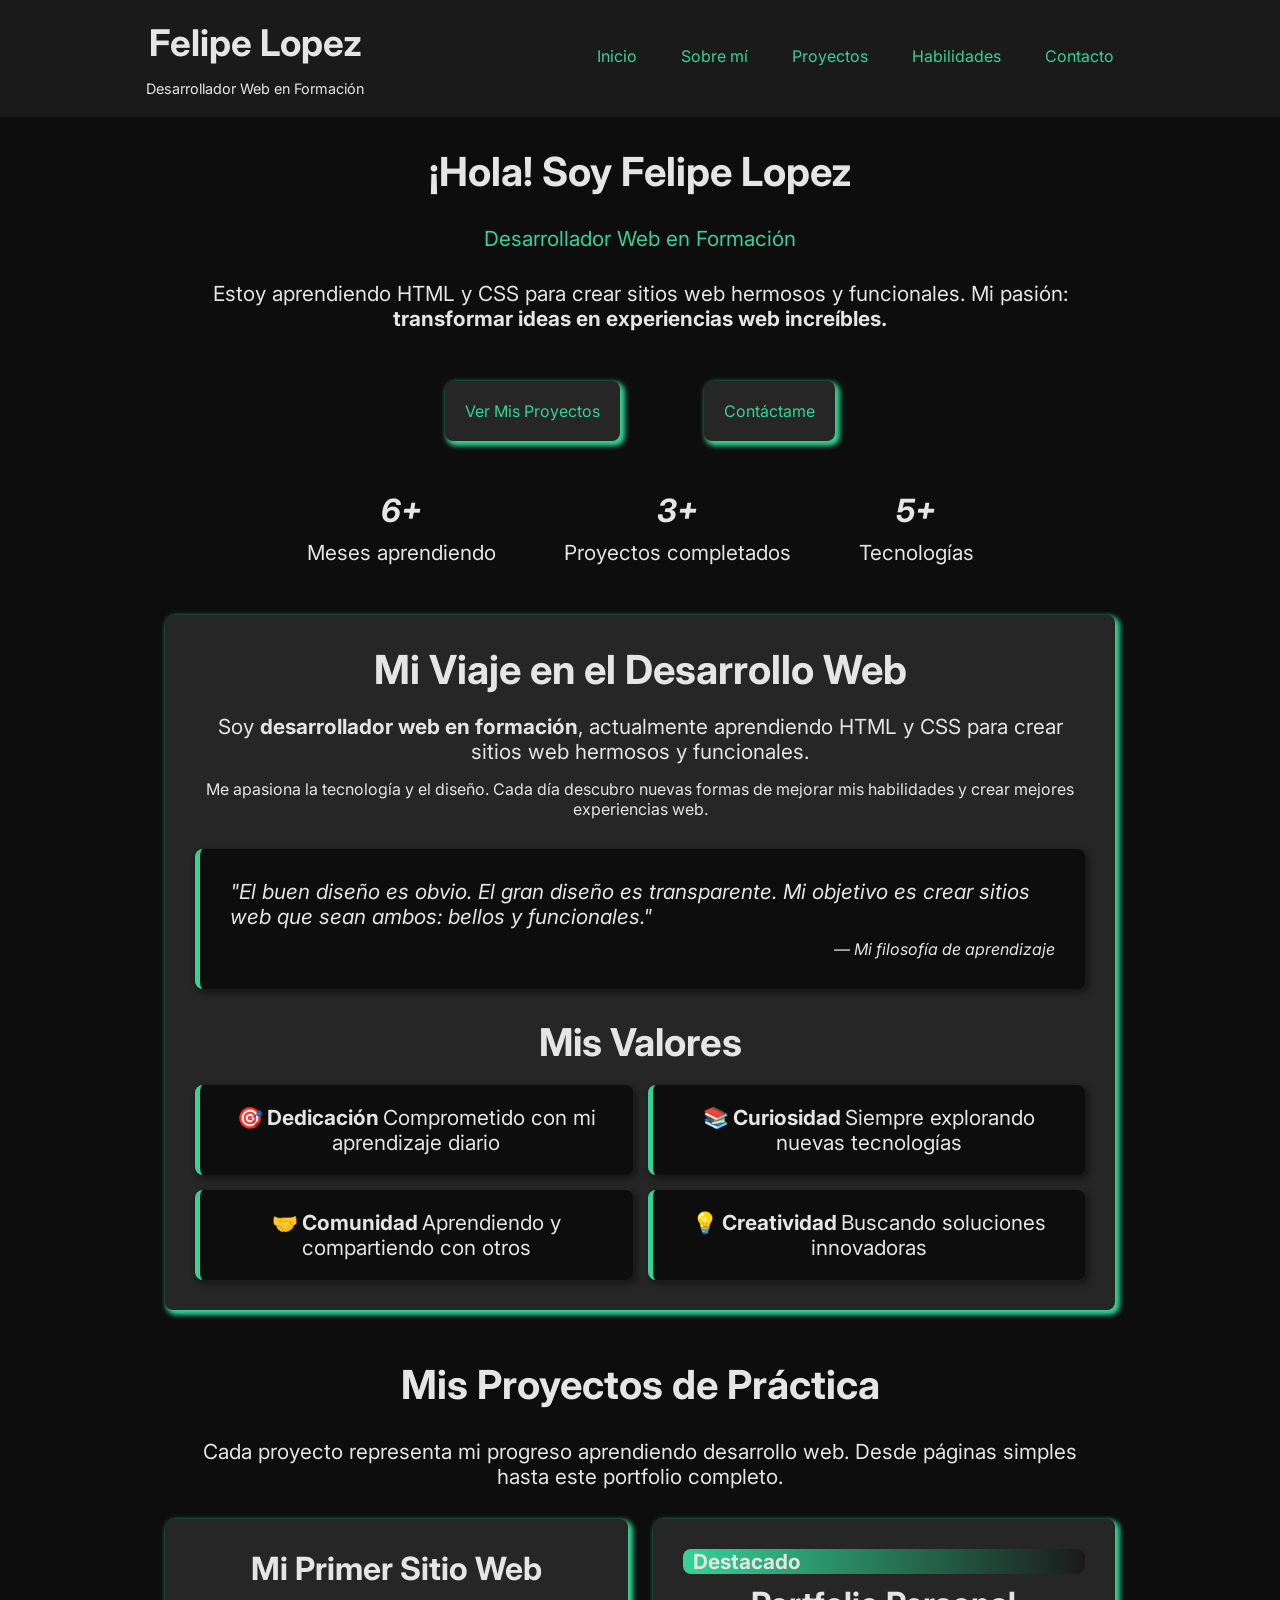
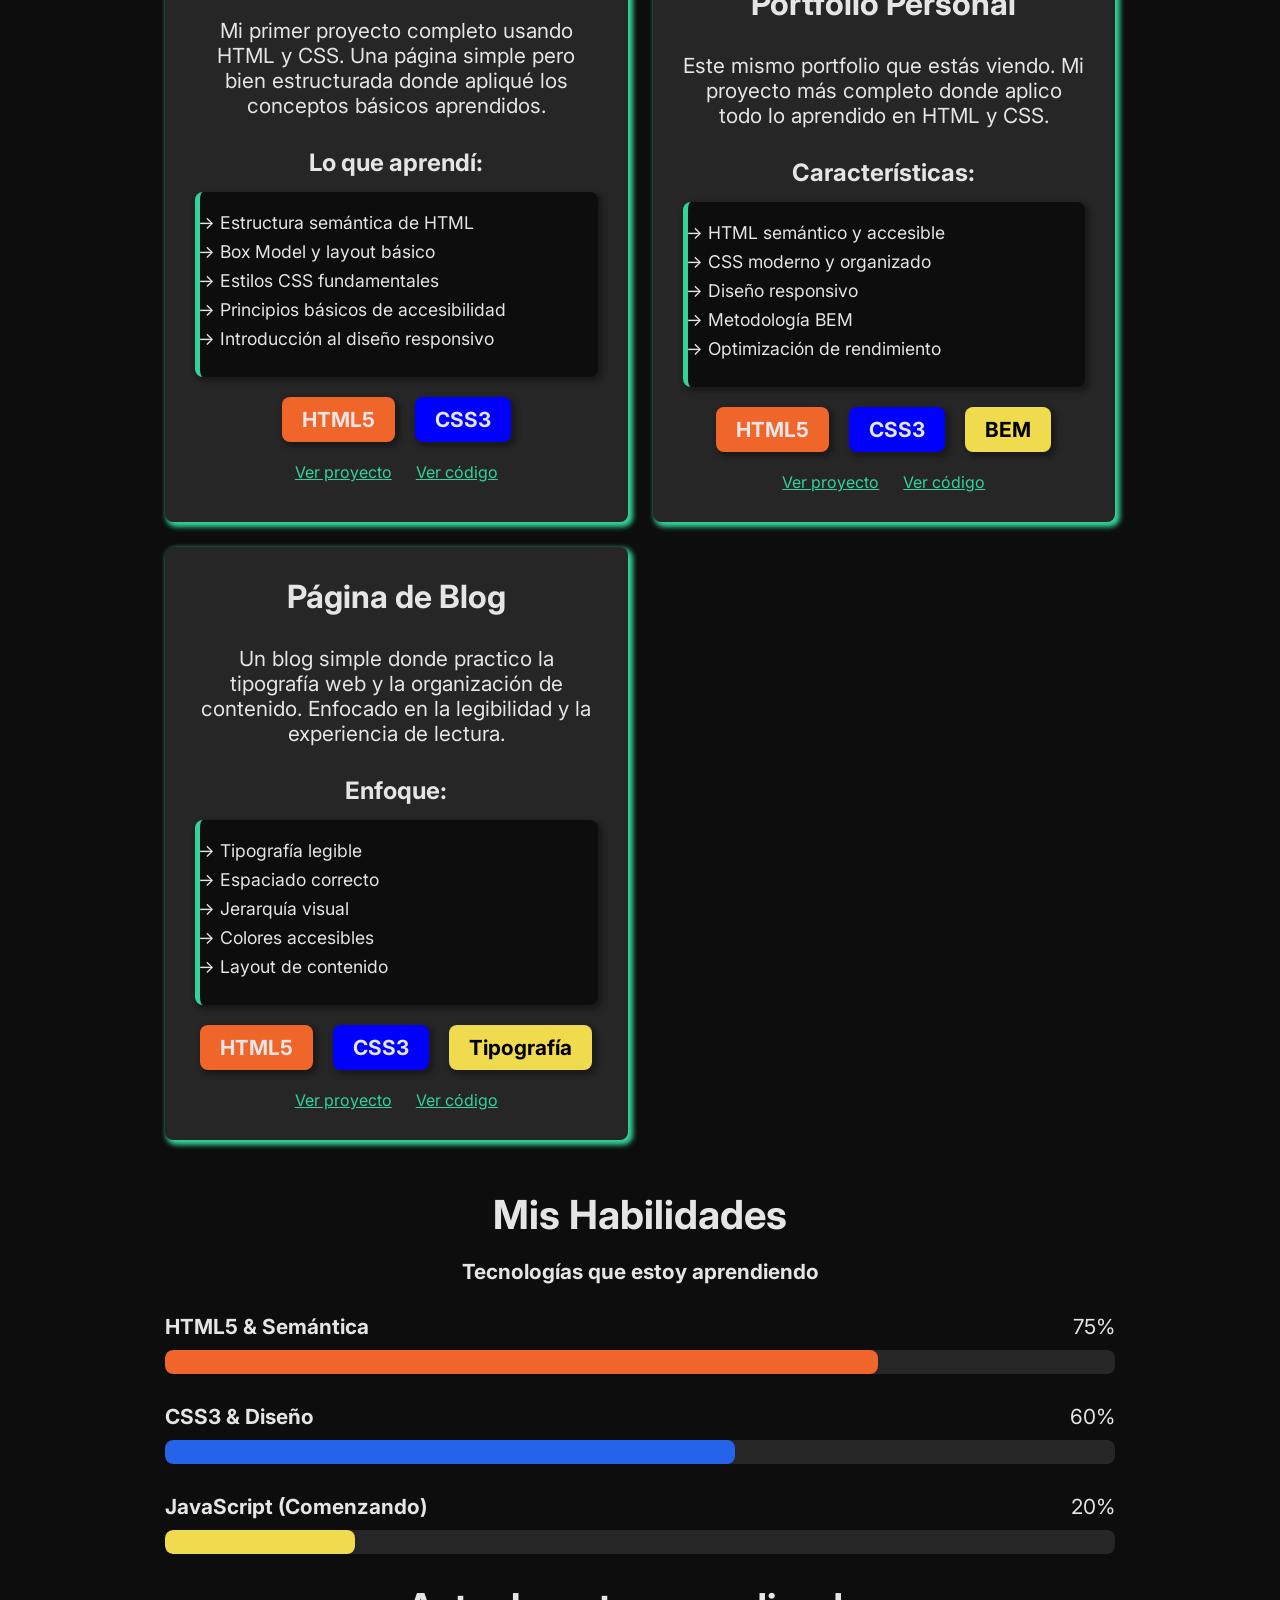
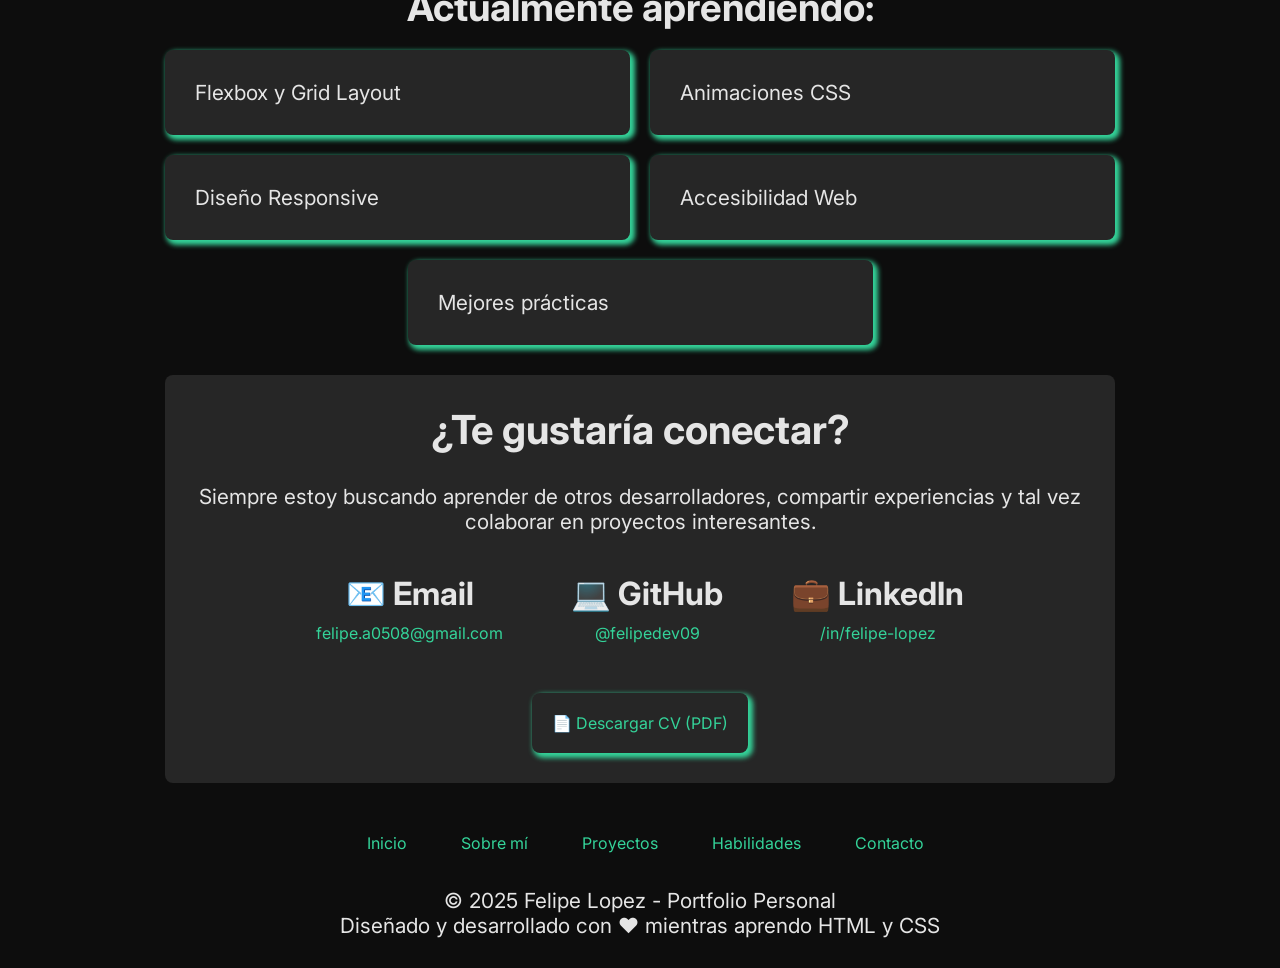
<file: index.html>
<!DOCTYPE html>
<html lang="es">

<head>
  <meta charset="UTF-8">
  <meta name="viewport" content="width=device-width, initial-scale=1.0">
  <title>Felipe Lopez - Portfolio Personal</title>
  <meta name="description"
    content="Portfolio personal de Felipe Lopez. Desarrollador Web en formación aprendiendo HTML y CSS.">
  
  <!--Google Fonts-->
  <link rel="preconnect" href="https://fonts.googleapis.com">
  <link rel="preconnect" href="https://fonts.gstatic.com" crossorigin>
  <link href="https://fonts.googleapis.com/css2?family=Inter:ital,opsz,wght@0,14..32,100..900;1,14..32,100..900&display=swap" rel="stylesheet">
  <link rel="stylesheet" href="styles.css">
</head>

<body>
  <!-- Header con navegación -->
  <header class="header">
    <div class="header__container">
      <div class="header__brand">
        <h1 class="header__name">Felipe Lopez</h1>
        <p class="header__tagline">Desarrollador Web en Formación</p>
      </div>

      <nav class="nav">
        <ul class="nav__list">
          <li class="nav__item">
            <a href="#inicio" class="nav__link nav__link--active">Inicio</a>
          </li>
          <li class="nav__item">
            <a href="#sobre-mi" class="nav__link">Sobre mí</a>
          </li>
          <li class="nav__item">
            <a href="#proyectos" class="nav__link">Proyectos</a>
          </li>
          <li class="nav__item">
            <a href="#habilidades" class="nav__link">Habilidades</a>
          </li>
          <li class="nav__item">
            <a href="#contacto" class="nav__link">Contacto</a>
          </li>
        </ul>
      </nav>
    </div>
  </header>

  <!-- Contenido principal -->
  <main class="main">
    <!-- Hero Section -->
    <section class="hero" id="inicio">
      <div class="hero__container">
        <h2 class="hero__title">¡Hola! Soy Felipe Lopez</h2>
        <p class="hero__subtitle">Desarrollador Web en Formación</p>
        <p class="hero__description">
          Estoy aprendiendo HTML y CSS para crear sitios web hermosos
          y funcionales. Mi pasión: <strong>transformar ideas en experiencias
          web increíbles.</strong>
        </p>

        <div class="hero__actions">
          <a href="#proyectos" class="button button--primary">Ver Mis Proyectos</a>
          <a href="#contacto" class="button button--secondary">Contáctame</a>
        </div>

        <div class="hero__stats">
          <div class="stat">
            <span class="stat__number">6+</span>
            <span class="stat__label">Meses aprendiendo</span>
          </div>
          <div class="stat">
            <span class="stat__number">3+</span>
            <span class="stat__label">Proyectos completados</span>
          </div>
          <div class="stat">
            <span class="stat__number">5+</span>
            <span class="stat__label">Tecnologías</span>
          </div>
        </div>
      </div>
    </section>

    <!-- Sobre Mí -->
    <section class="about" id="sobre-mi">
      <div class="about__container">
        <h2 class="about__title">Mi Viaje en el Desarrollo Web</h2>

        <p class="about__intro">
          Soy <strong>desarrollador web en formación</strong>,
          actualmente aprendiendo HTML y CSS para crear sitios
          web hermosos y funcionales.
        </p>

        <p class="about__text">
          Me apasiona la tecnología y el diseño. Cada día descubro
          nuevas formas de mejorar mis habilidades y crear
          mejores experiencias web.
        </p>

        <blockquote class="quote">
          <p class="quote__text">
            "El buen diseño es obvio. El gran diseño es transparente.
            Mi objetivo es crear sitios web que sean ambos: bellos
            y funcionales."
          </p>
          <cite class="quote__author">— Mi filosofía de aprendizaje</cite>
        </blockquote>

        <div class="values">
          <h3 class="values__title">Mis Valores</h3>
          <ul class="values__list">
            <li class="values__item">
              <span class="values__icon">🎯</span>
              <strong>Dedicación</strong>
              <span>Comprometido con mi aprendizaje diario</span>
            </li>
            <li class="values__item">
              <span class="values__icon">📚</span>
              <strong>Curiosidad</strong>
              <span>Siempre explorando nuevas tecnologías</span>
            </li>
            <li class="values__item">
              <span class="values__icon">🤝</span>
              <strong>Comunidad</strong>
              <span>Aprendiendo y compartiendo con otros</span>
            </li>
            <li class="values__item">
              <span class="values__icon">💡</span>
              <strong>Creatividad</strong>
              <span>Buscando soluciones innovadoras</span>
            </li>
          </ul>
        </div>
      </div>
    </section>

    <!-- Proyectos -->
    <section class="projects" id="proyectos">
      <div class="projects__container">
        <h2 class="projects__title">Mis Proyectos de Práctica</h2>
        <p class="projects__description">
          Cada proyecto representa mi progreso aprendiendo desarrollo web.
          Desde páginas simples hasta este portfolio completo.
        </p>

        <div class="projects__grid">
          <article class="project">
            <h3 class="project__title">Mi Primer Sitio Web</h3>
            <p class="project__description">
              Mi primer proyecto completo usando HTML y CSS. Una página
              simple pero bien estructurada donde apliqué los conceptos
              básicos aprendidos.
            </p>

            <h4 class="project__subtitle">Lo que aprendí:</h4>
            <ul class="project__learnings">
              <li>Estructura semántica de HTML</li>
              <li>Box Model y layout básico</li>
              <li>Estilos CSS fundamentales</li>
              <li>Principios básicos de accesibilidad</li>
              <li>Introducción al diseño responsivo</li>
            </ul>

            <div class="project__technologies">
              <span class="tag">HTML5</span>
              <span class="tag">CSS3</span>
            </div>

            <div class="project__links">
              <a href="#" class="project__link">Ver proyecto</a>
              <a href="#" class="project__link">Ver código</a>
            </div>
          </article>

          <article class="project project--featured">
            <span class="project__badge">Destacado</span>
            <h3 class="project__title">Portfolio Personal</h3>
            <p class="project__description">
              Este mismo portfolio que estás viendo. Mi proyecto más
              completo donde aplico todo lo aprendido en HTML y CSS.
            </p>

            <h4 class="project__subtitle">Características:</h4>
            <ul class="project__learnings">
              <li>HTML semántico y accesible</li>
              <li>CSS moderno y organizado</li>
              <li>Diseño responsivo</li>
              <li>Metodología BEM</li>
              <li>Optimización de rendimiento</li>
            </ul>

            <div class="project__technologies">
              <span class="tag">HTML5</span>
              <span class="tag">CSS3</span>
              <span class="tag">BEM</span>
            </div>

            <div class="project__links">
              <a href="#" class="project__link">Ver proyecto</a>
              <a href="#" class="project__link">Ver código</a>
            </div>
          </article>

          <article class="project">
            <h3 class="project__title">Página de Blog</h3>
            <p class="project__description">
              Un blog simple donde practico la tipografía web y la
              organización de contenido. Enfocado en la legibilidad
              y la experiencia de lectura.
            </p>

            <h4 class="project__subtitle">Enfoque:</h4>
            <ul class="project__learnings">
              <li>Tipografía legible</li>
              <li>Espaciado correcto</li>
              <li>Jerarquía visual</li>
              <li>Colores accesibles</li>
              <li>Layout de contenido</li>
            </ul>

            <div class="project__technologies">
              <span class="tag">HTML5</span>
              <span class="tag">CSS3</span>
              <span class="tag">Tipografía</span>
            </div>

            <div class="project__links">
              <a href="#" class="project__link">Ver proyecto</a>
              <a href="#" class="project__link">Ver código</a>
            </div>
          </article>
        </div>
      </div>
    </section>

    <!-- Habilidades -->
    <section class="skills" id="habilidades">
      <div class="skills__container">
        <h2 class="skills__title">Mis Habilidades</h2>

        <h3 class="skills__subtitle">Tecnologías que estoy aprendiendo</h3>

        <div class="skills__list">
          <div class="skill">
            <h4 class="skill__name">HTML5 & Semántica</h4>
            <div class="skill__bar">
              <div class="skill__progress skill__progress--html"></div>
            </div>
            <span class="skill__percentage">75%</span>
          </div>

          <div class="skill">
            <h4 class="skill__name">CSS3 & Diseño</h4>
            <div class="skill__bar">
              <div class="skill__progress skill__progress--css"></div>
            </div>
            <span class="skill__percentage">60%</span>
          </div>

          <div class="skill">
            <h4 class="skill__name">JavaScript (Comenzando)</h4>
            <div class="skill__bar">
              <div class="skill__progress skill__progress--js"></div>
            </div>
            <span class="skill__percentage">20%</span>
          </div>
        </div>

        <div class="learning">
          <h3 class="learning__title">Actualmente aprendiendo:</h3>
          <ul class="learning__list">
            <li class="learning__item">Flexbox y Grid Layout</li>
            <li class="learning__item">Animaciones CSS</li>
            <li class="learning__item">Diseño Responsive</li>
            <li class="learning__item">Accesibilidad Web</li>
            <li class="learning__item">Mejores prácticas</li>
          </ul>
        </div>
      </div>
    </section>

    <!-- Contacto -->
    <section class="contact" id="contacto">
      <div class="contact__container">
        <h2 class="contact__title">¿Te gustaría conectar?</h2>
        <p class="contact__description">
          Siempre estoy buscando aprender de otros desarrolladores,
          compartir experiencias y tal vez colaborar en proyectos
          interesantes.
        </p>

        <div class="contact__methods">
          <div class="contact__method">
            <h3 class="contact__method-title">📧 Email</h3>
            <a href="mailto:felipe.a0508@gmail.com" class="contact__link">
              felipe.a0508@gmail.com
            </a>
          </div>

          <div class="contact__method">
            <h3 class="contact__method-title">💻 GitHub</h3>
            <a href="https://github.com/felipedev09" class="contact__link">
              @felipedev09
            </a>
          </div>

          <div class="contact__method">
            <h3 class="contact__method-title">💼 LinkedIn</h3>
            <a href="https://www.linkedin.com/in/felipe-lopez-dev/" class="contact__link">
              /in/felipe-lopez
            </a>
          </div>
        </div>

        <a href="#" class="button button--primary button--large">
          📄 Descargar CV (PDF)
        </a>
      </div>
    </section>
  </main>

  <!-- Footer -->
  <footer class="footer">
    <div class="footer__container">
      <nav class="footer__nav">
        <a href="#inicio" class="footer__link">Inicio</a>
        <a href="#sobre-mi" class="footer__link">Sobre mí</a>
        <a href="#proyectos" class="footer__link">Proyectos</a>
        <a href="#habilidades" class="footer__link">Habilidades</a>
        <a href="#contacto" class="footer__link">Contacto</a>
      </nav>

      <p class="footer__copyright">
        © 2025 Felipe Lopez - Portfolio Personal
      </p>

      <p class="footer__credits">
        Diseñado y desarrollado con ❤️ mientras aprendo HTML y CSS
      </p>
    </div>
  </footer>
</body>

</html>
</file>
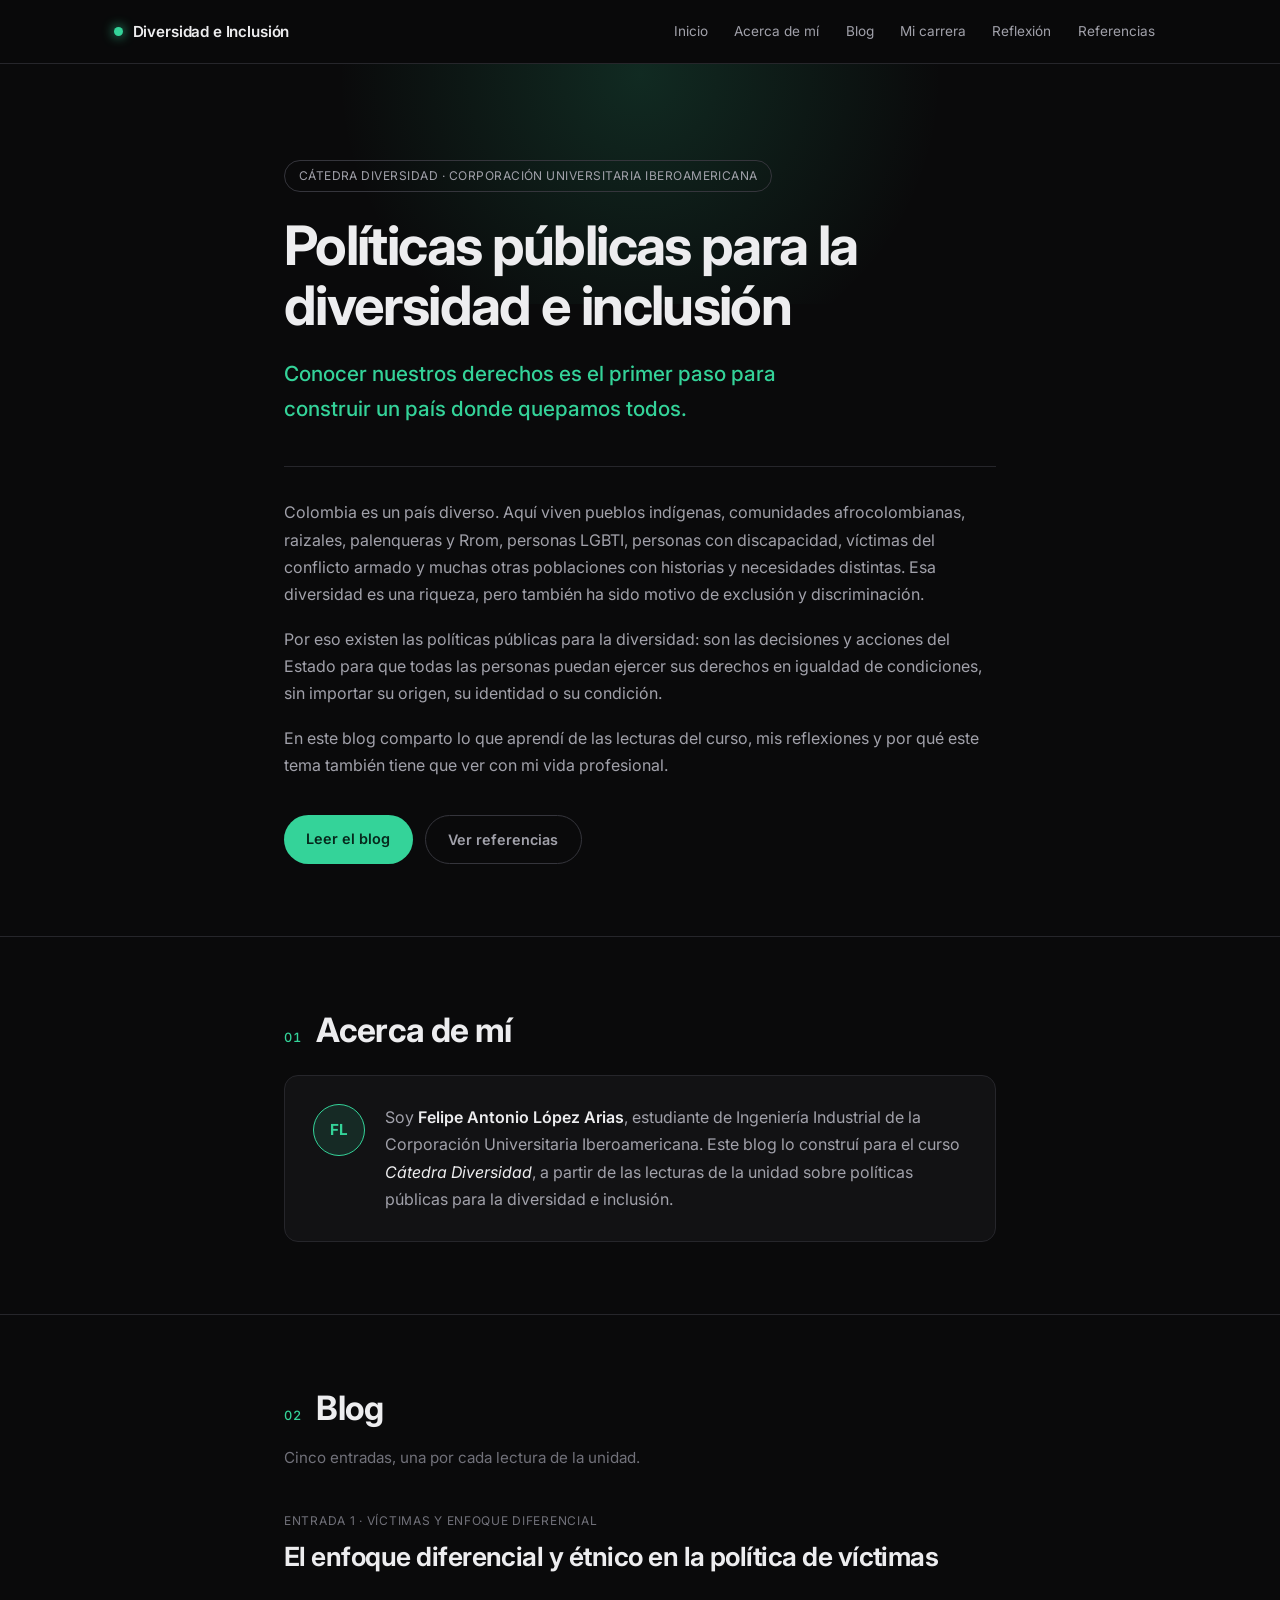
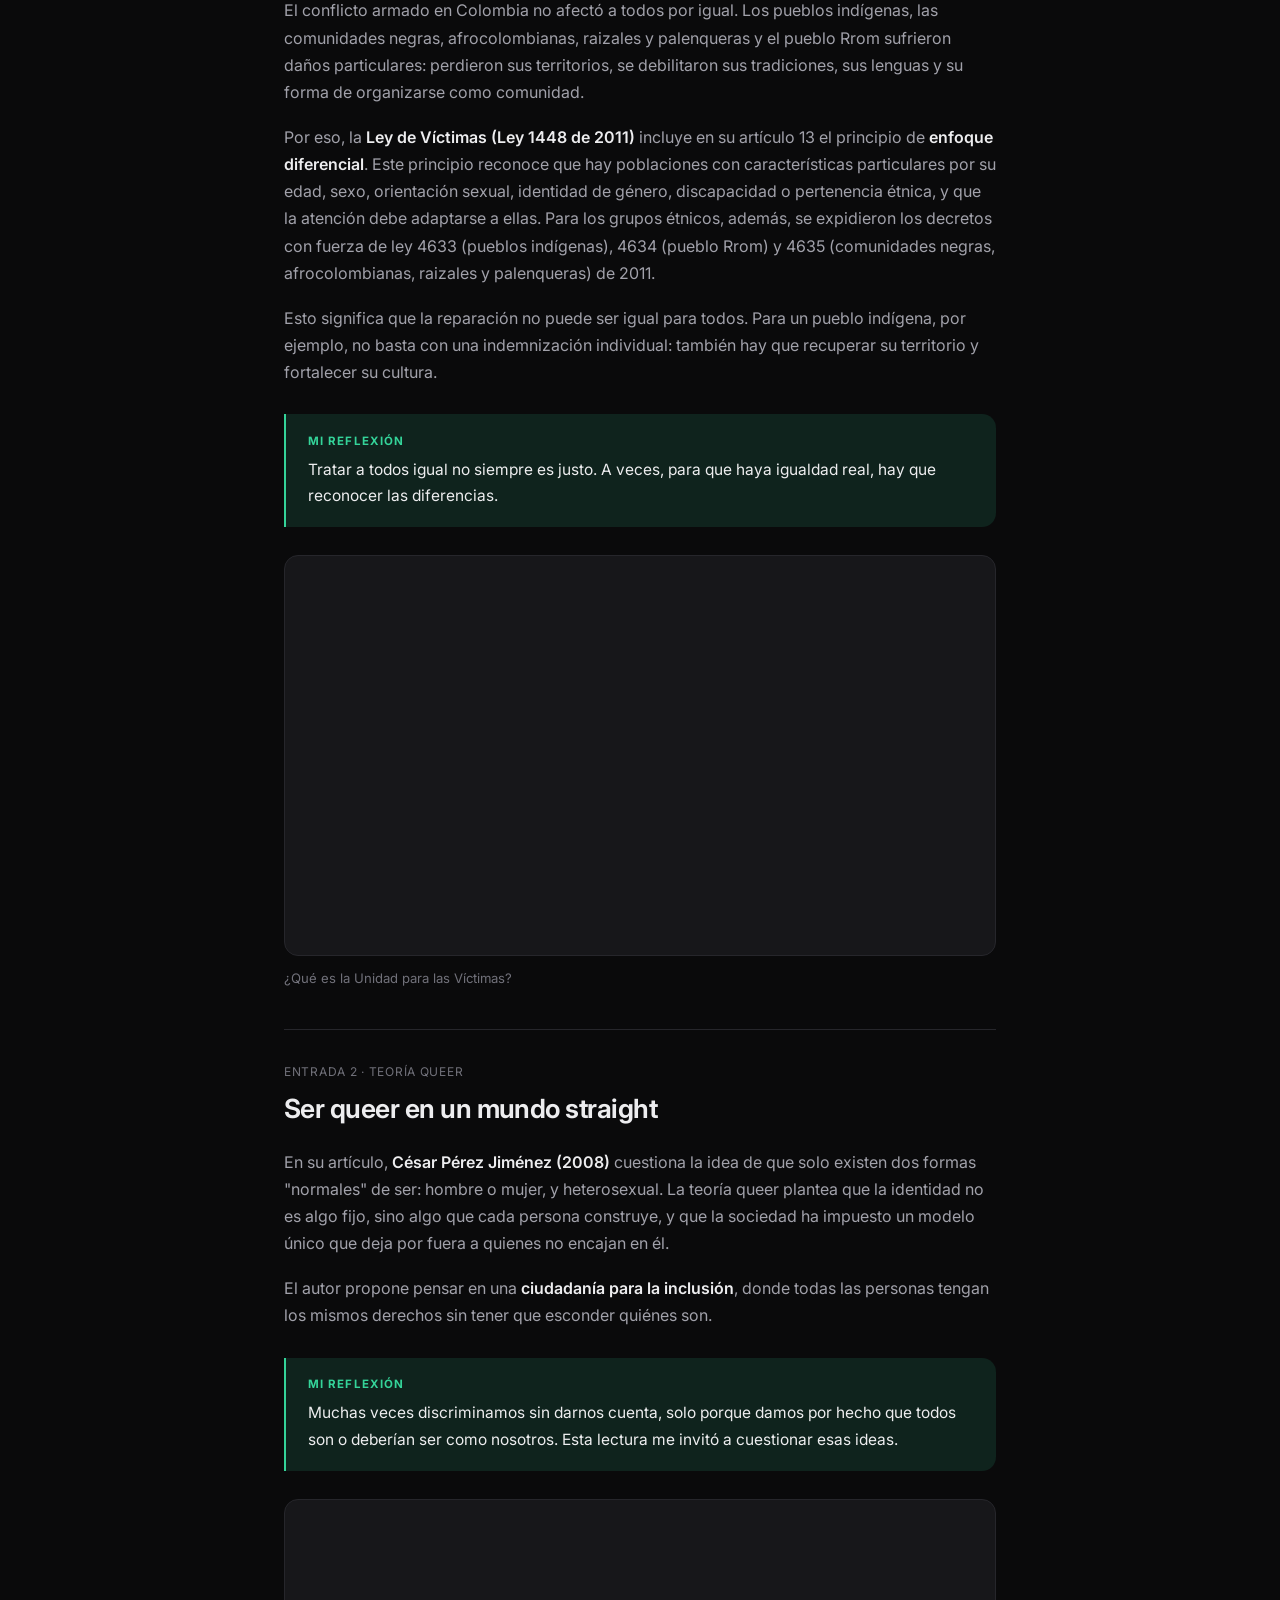
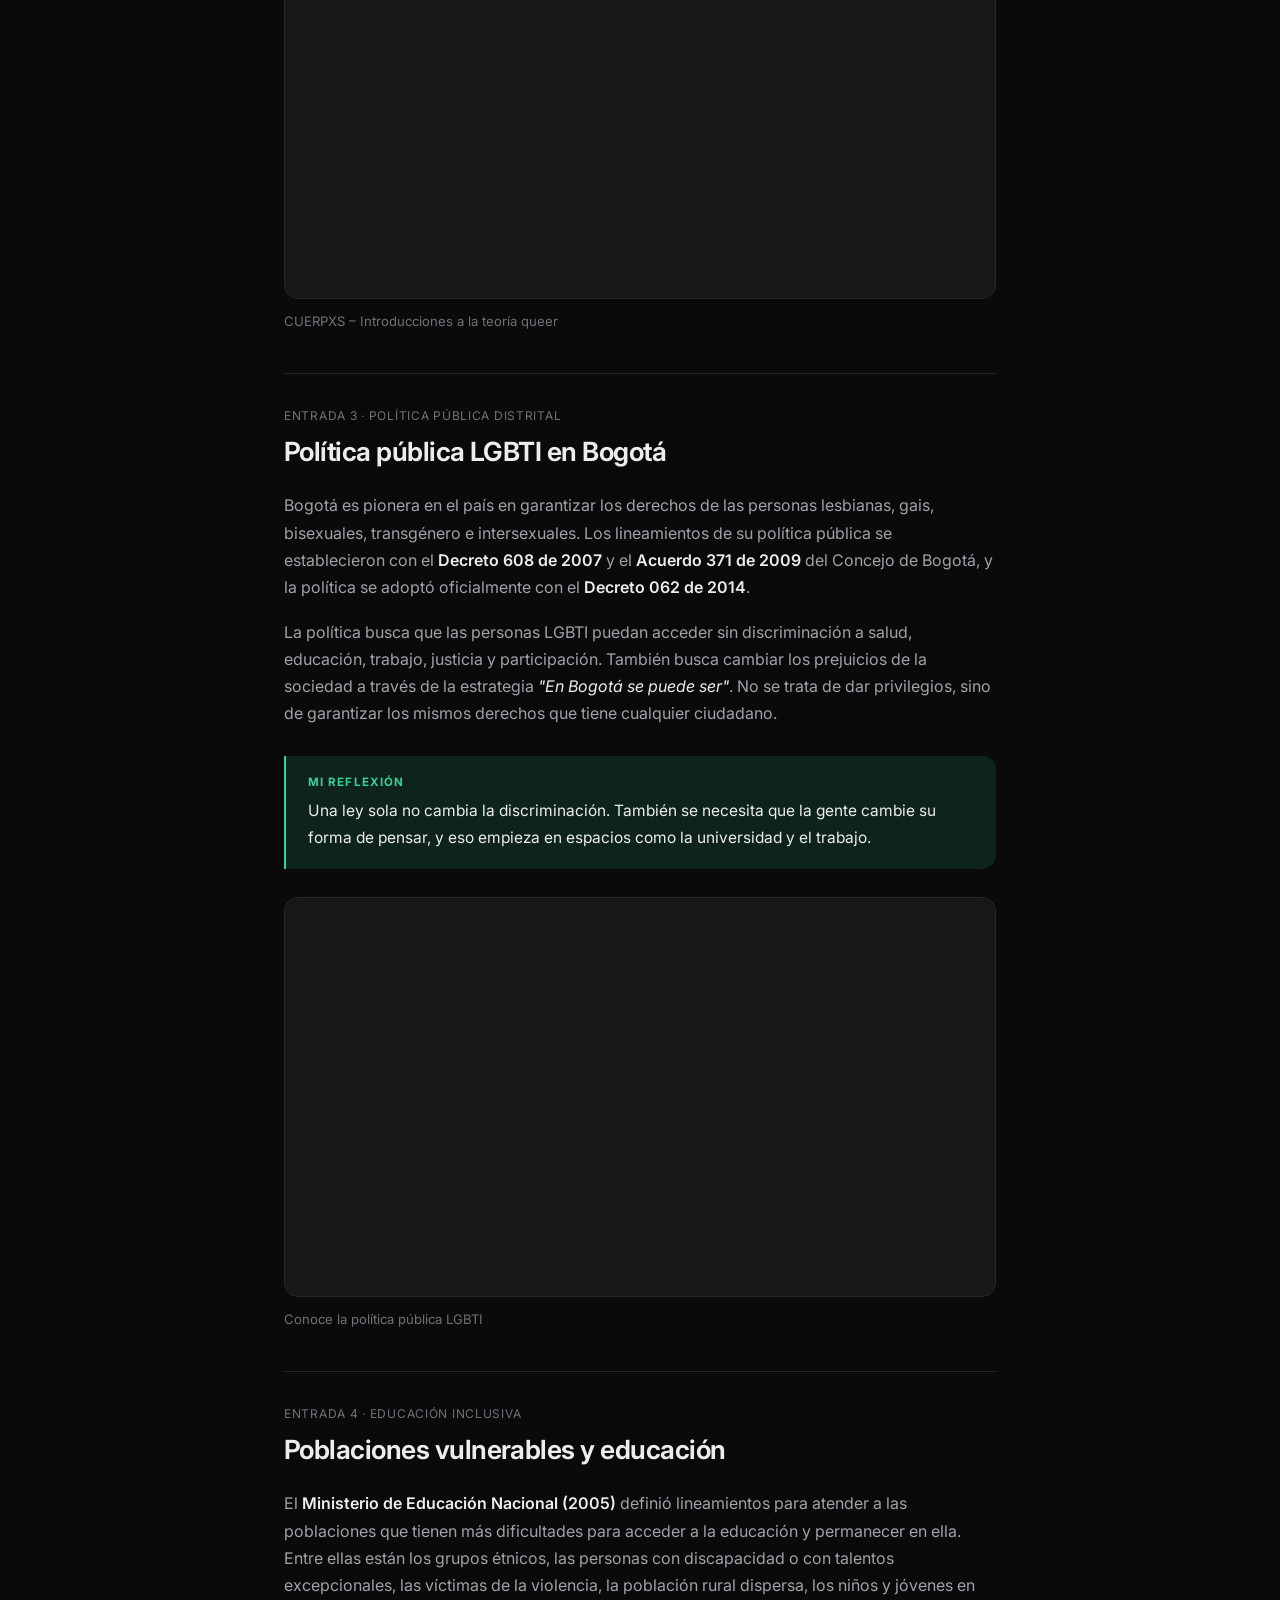
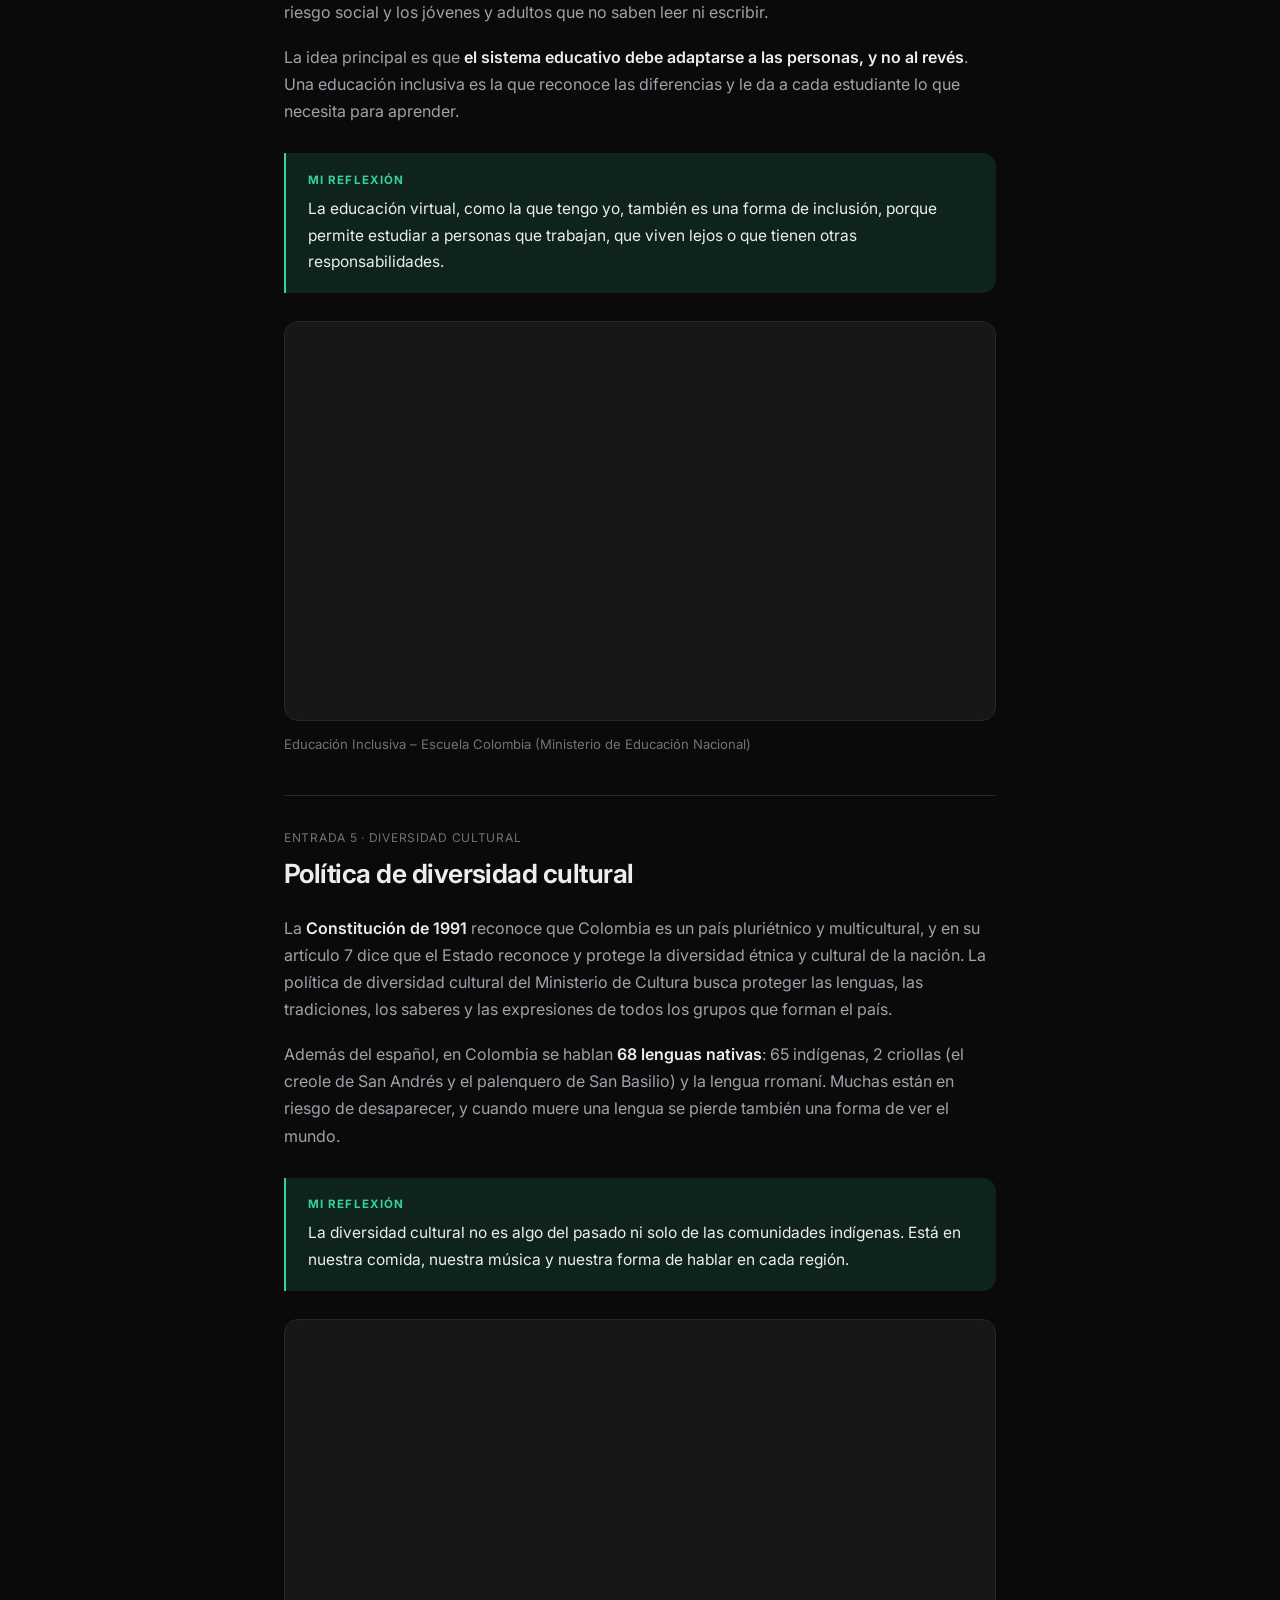
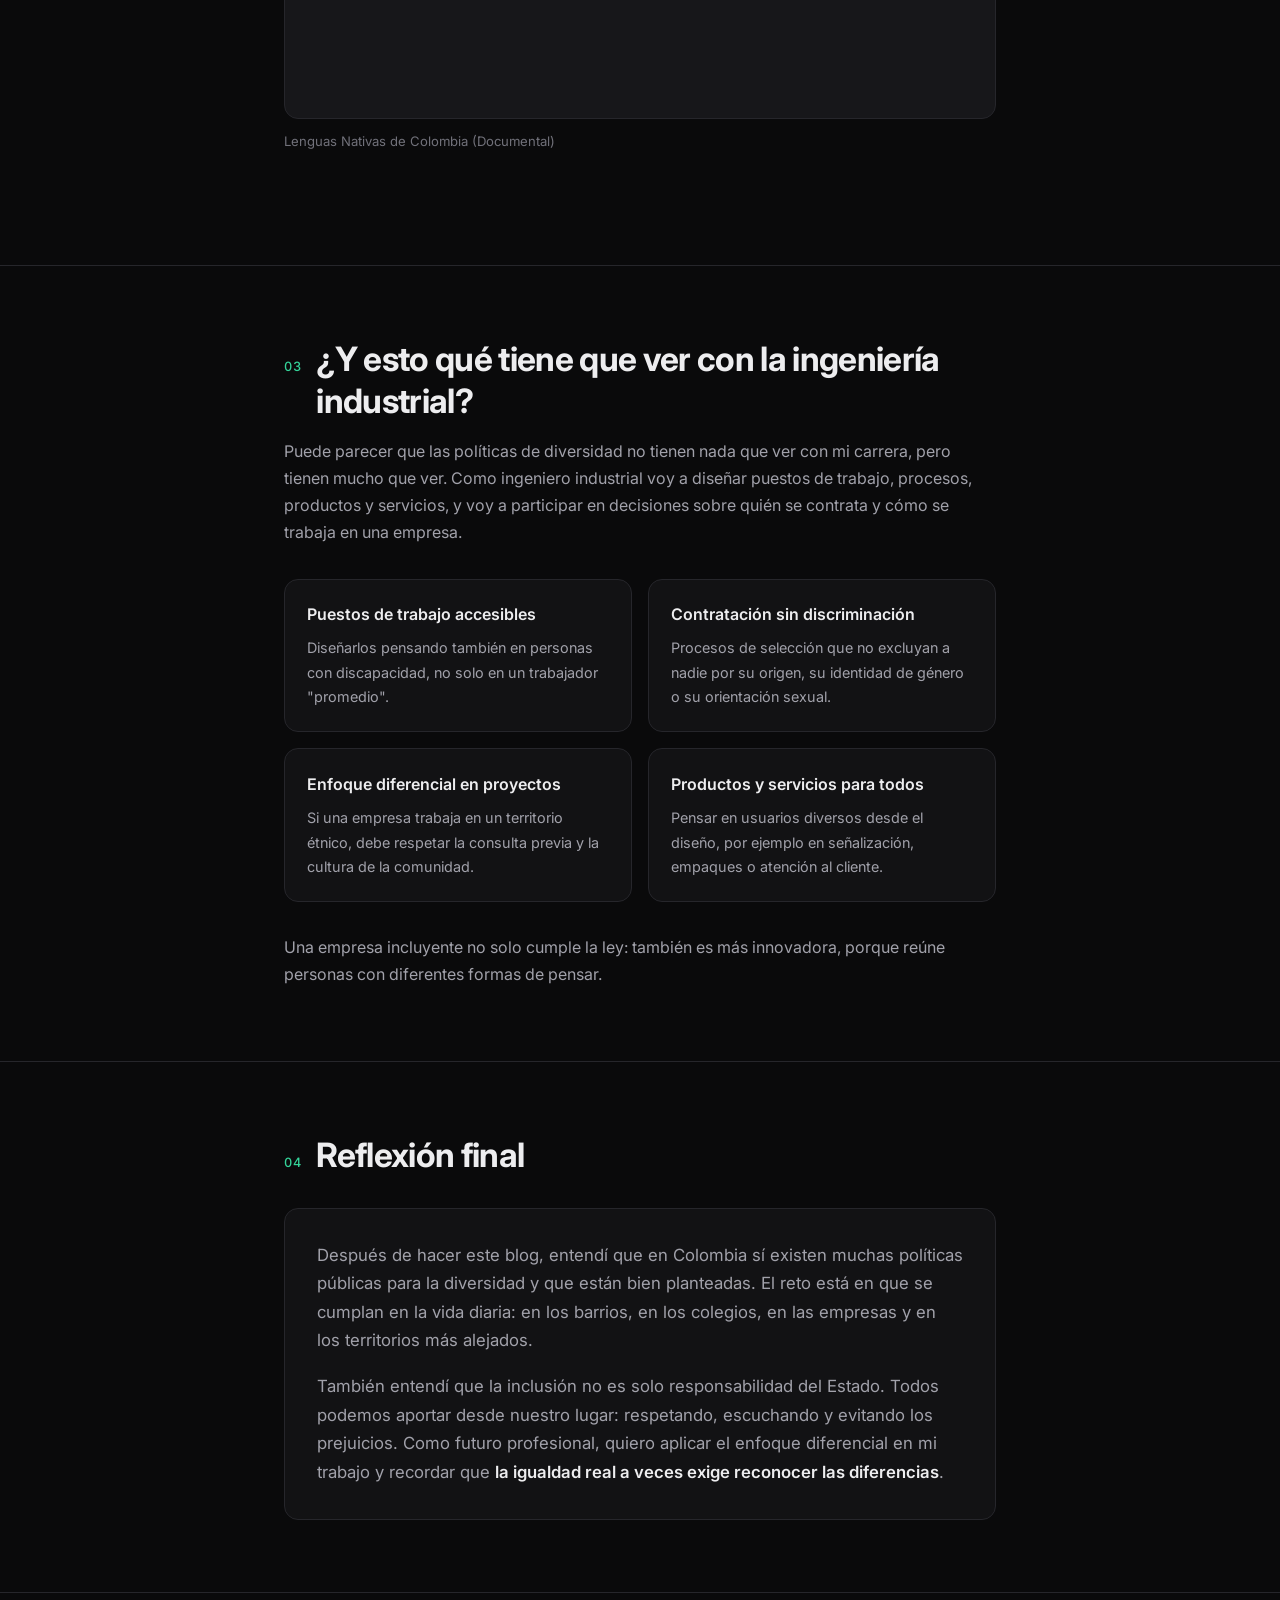
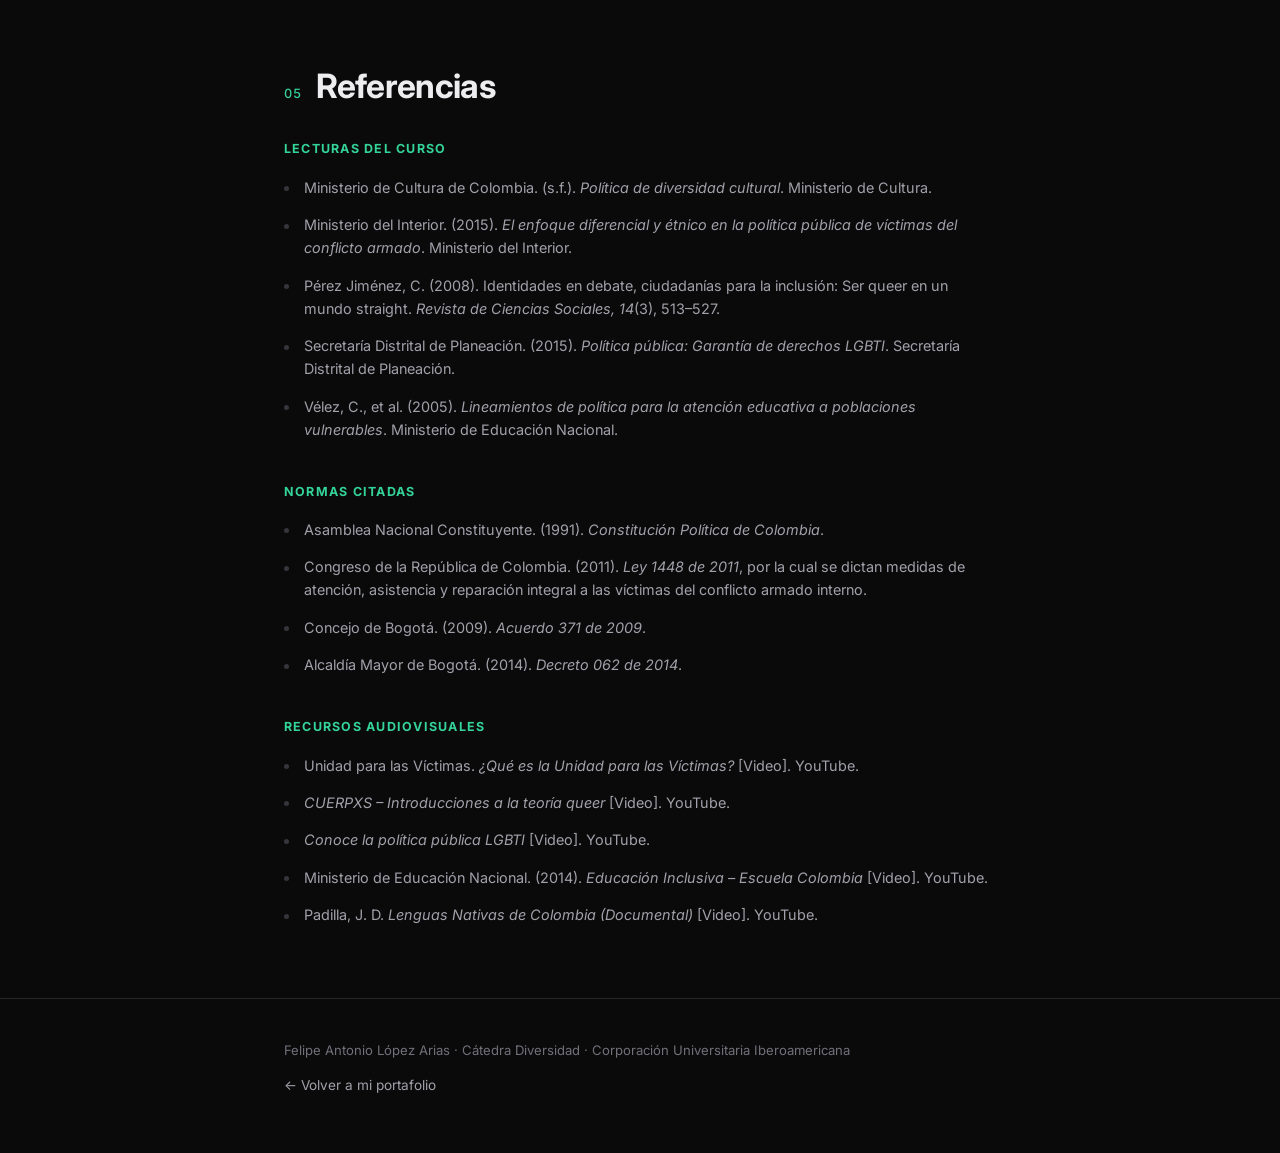
<file: blog-diversidad/index.html>
<!DOCTYPE html>
<html lang="es">

<head>
  <meta charset="UTF-8">
  <meta name="viewport" content="width=device-width, initial-scale=1.0">
  <title>Políticas públicas para la diversidad e inclusión | Felipe López</title>
  <meta name="description"
    content="Blog sobre políticas públicas para la diversidad e inclusión en Colombia. Trabajo del curso Cátedra Diversidad, por Felipe Antonio López Arias.">

  <!--Google Fonts-->
  <link rel="preconnect" href="https://fonts.googleapis.com">
  <link rel="preconnect" href="https://fonts.gstatic.com" crossorigin>
  <link
    href="https://fonts.googleapis.com/css2?family=Inter:ital,opsz,wght@0,14..32,100..900;1,14..32,100..900&display=swap"
    rel="stylesheet">
  <link rel="stylesheet" href="styles.css">
</head>

<body>
  <a href="#inicio" class="skip-link">Saltar al contenido</a>

  <!-- Header con navegación -->
  <header class="site-header">
    <div class="site-header__container">
      <a href="#inicio" class="site-header__brand">
        <span class="site-header__dot" aria-hidden="true"></span>
        Diversidad e Inclusión
      </a>

      <nav class="nav" aria-label="Navegación principal">
        <ul class="nav__list">
          <li class="nav__item"><a href="#inicio" class="nav__link">Inicio</a></li>
          <li class="nav__item"><a href="#acerca" class="nav__link">Acerca de mí</a></li>
          <li class="nav__item"><a href="#blog" class="nav__link">Blog</a></li>
          <li class="nav__item"><a href="#ingenieria" class="nav__link">Mi carrera</a></li>
          <li class="nav__item"><a href="#reflexion" class="nav__link">Reflexión</a></li>
          <li class="nav__item"><a href="#referencias" class="nav__link">Referencias</a></li>
        </ul>
      </nav>
    </div>
  </header>

  <!-- Aviso que solo aparece si la página se abre como archivo local (file://),
       porque en ese caso YouTube no permite cargar el reproductor embebido. -->
  <p class="local-warning" id="local-warning" hidden>
    Estás viendo el blog como archivo local, así que YouTube no deja reproducir los videos aquí.
    Haz clic en cualquier video para abrirlo en YouTube, o abre el blog desde un servidor web.
  </p>

  <main>
    <!-- Página 1: Inicio -->
    <section class="hero" id="inicio">
      <div class="container">
        <p class="eyebrow">Cátedra Diversidad · Corporación Universitaria Iberoamericana</p>
        <h1 class="hero__title">Políticas públicas para la diversidad e inclusión</h1>
        <p class="hero__subtitle">
          Conocer nuestros derechos es el primer paso para construir un país donde quepamos todos.
        </p>

        <div class="prose hero__text">
          <p>
            Colombia es un país diverso. Aquí viven pueblos indígenas, comunidades afrocolombianas, raizales,
            palenqueras y Rrom, personas LGBTI, personas con discapacidad, víctimas del conflicto armado y muchas
            otras poblaciones con historias y necesidades distintas. Esa diversidad es una riqueza, pero también ha
            sido motivo de exclusión y discriminación.
          </p>
          <p>
            Por eso existen las políticas públicas para la diversidad: son las decisiones y acciones del Estado para
            que todas las personas puedan ejercer sus derechos en igualdad de condiciones, sin importar su origen, su
            identidad o su condición.
          </p>
          <p>
            En este blog comparto lo que aprendí de las lecturas del curso, mis reflexiones y por qué este tema
            también tiene que ver con mi vida profesional.
          </p>
        </div>

        <div class="hero__actions">
          <a href="#blog" class="button button--primary">Leer el blog</a>
          <a href="#referencias" class="button button--ghost">Ver referencias</a>
        </div>
      </div>
    </section>

    <!-- Página 2: Acerca de mí -->
    <section class="section" id="acerca">
      <div class="container">
        <h2 class="section__title"><span class="section__index">01</span> Acerca de mí</h2>

        <div class="author">
          <div class="author__avatar" aria-hidden="true">FL</div>
          <div class="prose">
            <p>
              Soy <strong>Felipe Antonio López Arias</strong>, estudiante de Ingeniería Industrial de la Corporación
              Universitaria Iberoamericana. Este blog lo construí para el curso <em>Cátedra Diversidad</em>, a partir
              de las lecturas de la unidad sobre políticas públicas para la diversidad e inclusión.
            </p>
          </div>
        </div>
      </div>
    </section>

    <!-- Página 3: Blog -->
    <section class="section" id="blog">
      <div class="container">
        <h2 class="section__title"><span class="section__index">02</span> Blog</h2>
        <p class="section__lead">Cinco entradas, una por cada lectura de la unidad.</p>

        <!-- Entrada 1 -->
        <article class="post">
          <header class="post__header">
            <p class="post__meta">Entrada 1 · Víctimas y enfoque diferencial</p>
            <h3 class="post__title">El enfoque diferencial y étnico en la política de víctimas</h3>
          </header>

          <div class="prose">
            <p>
              El conflicto armado en Colombia no afectó a todos por igual. Los pueblos indígenas, las comunidades
              negras, afrocolombianas, raizales y palenqueras y el pueblo Rrom sufrieron daños particulares:
              perdieron sus territorios, se debilitaron sus tradiciones, sus lenguas y su forma de organizarse como
              comunidad.
            </p>
            <p>
              Por eso, la <strong>Ley de Víctimas (Ley 1448 de 2011)</strong> incluye en su artículo 13 el principio
              de <strong>enfoque diferencial</strong>. Este principio reconoce que hay poblaciones con
              características particulares por su edad, sexo, orientación sexual, identidad de género, discapacidad o
              pertenencia étnica, y que la atención debe adaptarse a ellas. Para los grupos étnicos, además, se
              expidieron los decretos con fuerza de ley 4633 (pueblos indígenas), 4634 (pueblo Rrom) y 4635
              (comunidades negras, afrocolombianas, raizales y palenqueras) de 2011.
            </p>
            <p>
              Esto significa que la reparación no puede ser igual para todos. Para un pueblo indígena, por ejemplo,
              no basta con una indemnización individual: también hay que recuperar su territorio y fortalecer su
              cultura.
            </p>
          </div>

          <aside class="note">
            <p class="note__label">Mi reflexión</p>
            <p>Tratar a todos igual no siempre es justo. A veces, para que haya igualdad real, hay que reconocer las
              diferencias.</p>
          </aside>

          <figure class="video">
            <div class="video__frame">
              <iframe src="https://www.youtube.com/embed/v_E1-fDmQV0" title="¿Qué es la Unidad para las Víctimas?"
                loading="lazy"
                allow="accelerometer; autoplay; clipboard-write; encrypted-media; gyroscope; picture-in-picture"
                allowfullscreen></iframe>
            </div>
            <figcaption class="video__caption">¿Qué es la Unidad para las Víctimas?</figcaption>
          </figure>
        </article>

        <!-- Entrada 2 -->
        <article class="post">
          <header class="post__header">
            <p class="post__meta">Entrada 2 · Teoría queer</p>
            <h3 class="post__title">Ser queer en un mundo straight</h3>
          </header>

          <div class="prose">
            <p>
              En su artículo, <strong>César Pérez Jiménez (2008)</strong> cuestiona la idea de que solo existen dos
              formas "normales" de ser: hombre o mujer, y heterosexual. La teoría queer plantea que la identidad no
              es algo fijo, sino algo que cada persona construye, y que la sociedad ha impuesto un modelo único que
              deja por fuera a quienes no encajan en él.
            </p>
            <p>
              El autor propone pensar en una <strong>ciudadanía para la inclusión</strong>, donde todas las personas
              tengan los mismos derechos sin tener que esconder quiénes son.
            </p>
          </div>

          <aside class="note">
            <p class="note__label">Mi reflexión</p>
            <p>Muchas veces discriminamos sin darnos cuenta, solo porque damos por hecho que todos son o deberían ser
              como nosotros. Esta lectura me invitó a cuestionar esas ideas.</p>
          </aside>

          <figure class="video">
            <div class="video__frame">
              <iframe src="https://www.youtube.com/embed/V5Ago3RIoT8"
                title="CUERPXS – Introducciones a la teoría queer" loading="lazy"
                allow="accelerometer; autoplay; clipboard-write; encrypted-media; gyroscope; picture-in-picture"
                allowfullscreen></iframe>
            </div>
            <figcaption class="video__caption">CUERPXS – Introducciones a la teoría queer</figcaption>
          </figure>
        </article>

        <!-- Entrada 3 -->
        <article class="post">
          <header class="post__header">
            <p class="post__meta">Entrada 3 · Política pública distrital</p>
            <h3 class="post__title">Política pública LGBTI en Bogotá</h3>
          </header>

          <div class="prose">
            <p>
              Bogotá es pionera en el país en garantizar los derechos de las personas lesbianas, gais, bisexuales,
              transgénero e intersexuales. Los lineamientos de su política pública se establecieron con el
              <strong>Decreto 608 de 2007</strong> y el <strong>Acuerdo 371 de 2009</strong> del Concejo de Bogotá, y
              la política se adoptó oficialmente con el <strong>Decreto 062 de 2014</strong>.
            </p>
            <p>
              La política busca que las personas LGBTI puedan acceder sin discriminación a salud, educación, trabajo,
              justicia y participación. También busca cambiar los prejuicios de la sociedad a través de la estrategia
              <em>"En Bogotá se puede ser"</em>. No se trata de dar privilegios, sino de garantizar los mismos
              derechos que tiene cualquier ciudadano.
            </p>
          </div>

          <aside class="note">
            <p class="note__label">Mi reflexión</p>
            <p>Una ley sola no cambia la discriminación. También se necesita que la gente cambie su forma de pensar, y
              eso empieza en espacios como la universidad y el trabajo.</p>
          </aside>

          <figure class="video">
            <div class="video__frame">
              <iframe src="https://www.youtube.com/embed/p7_hSiFBRpU" title="Conoce la política pública LGBTI"
                loading="lazy"
                allow="accelerometer; autoplay; clipboard-write; encrypted-media; gyroscope; picture-in-picture"
                allowfullscreen></iframe>
            </div>
            <figcaption class="video__caption">Conoce la política pública LGBTI</figcaption>
          </figure>
        </article>

        <!-- Entrada 4 -->
        <article class="post">
          <header class="post__header">
            <p class="post__meta">Entrada 4 · Educación inclusiva</p>
            <h3 class="post__title">Poblaciones vulnerables y educación</h3>
          </header>

          <div class="prose">
            <p>
              El <strong>Ministerio de Educación Nacional (2005)</strong> definió lineamientos para atender a las
              poblaciones que tienen más dificultades para acceder a la educación y permanecer en ella. Entre ellas
              están los grupos étnicos, las personas con discapacidad o con talentos excepcionales, las víctimas de
              la violencia, la población rural dispersa, los niños y jóvenes en riesgo social y los jóvenes y adultos
              que no saben leer ni escribir.
            </p>
            <p>
              La idea principal es que <strong>el sistema educativo debe adaptarse a las personas, y no al
                revés</strong>. Una educación inclusiva es la que reconoce las diferencias y le da a cada estudiante
              lo que necesita para aprender.
            </p>
          </div>

          <aside class="note">
            <p class="note__label">Mi reflexión</p>
            <p>La educación virtual, como la que tengo yo, también es una forma de inclusión, porque permite estudiar
              a personas que trabajan, que viven lejos o que tienen otras responsabilidades.</p>
          </aside>

          <figure class="video">
            <div class="video__frame">
              <iframe src="https://www.youtube.com/embed/jNWflL8YIKU" title="Educación Inclusiva – Escuela Colombia"
                loading="lazy"
                allow="accelerometer; autoplay; clipboard-write; encrypted-media; gyroscope; picture-in-picture"
                allowfullscreen></iframe>
            </div>
            <figcaption class="video__caption">Educación Inclusiva – Escuela Colombia (Ministerio de Educación
              Nacional)</figcaption>
          </figure>
        </article>

        <!-- Entrada 5 -->
        <article class="post">
          <header class="post__header">
            <p class="post__meta">Entrada 5 · Diversidad cultural</p>
            <h3 class="post__title">Política de diversidad cultural</h3>
          </header>

          <div class="prose">
            <p>
              La <strong>Constitución de 1991</strong> reconoce que Colombia es un país pluriétnico y multicultural, y
              en su artículo 7 dice que el Estado reconoce y protege la diversidad étnica y cultural de la nación. La
              política de diversidad cultural del Ministerio de Cultura busca proteger las lenguas, las tradiciones,
              los saberes y las expresiones de todos los grupos que forman el país.
            </p>
            <p>
              Además del español, en Colombia se hablan <strong>68 lenguas nativas</strong>: 65 indígenas, 2 criollas
              (el creole de San Andrés y el palenquero de San Basilio) y la lengua rromaní. Muchas están en riesgo de
              desaparecer, y cuando muere una lengua se pierde también una forma de ver el mundo.
            </p>
          </div>

          <aside class="note">
            <p class="note__label">Mi reflexión</p>
            <p>La diversidad cultural no es algo del pasado ni solo de las comunidades indígenas. Está en nuestra
              comida, nuestra música y nuestra forma de hablar en cada región.</p>
          </aside>

          <figure class="video">
            <div class="video__frame">
              <iframe src="https://www.youtube.com/embed/nnQkVMzsBYk" title="Lenguas Nativas de Colombia (Documental)"
                loading="lazy"
                allow="accelerometer; autoplay; clipboard-write; encrypted-media; gyroscope; picture-in-picture"
                allowfullscreen></iframe>
            </div>
            <figcaption class="video__caption">Lenguas Nativas de Colombia (Documental)</figcaption>
          </figure>
        </article>
      </div>
    </section>

    <!-- Página 4: Ingeniería industrial -->
    <section class="section" id="ingenieria">
      <div class="container">
        <h2 class="section__title"><span class="section__index">03</span> ¿Y esto qué tiene que ver con la ingeniería
          industrial?</h2>

        <div class="prose">
          <p>
            Puede parecer que las políticas de diversidad no tienen nada que ver con mi carrera, pero tienen mucho que
            ver. Como ingeniero industrial voy a diseñar puestos de trabajo, procesos, productos y servicios, y voy a
            participar en decisiones sobre quién se contrata y cómo se trabaja en una empresa.
          </p>
        </div>

        <ul class="grid">
          <li class="card">
            <h3 class="card__title">Puestos de trabajo accesibles</h3>
            <p class="card__text">Diseñarlos pensando también en personas con discapacidad, no solo en un trabajador
              "promedio".</p>
          </li>
          <li class="card">
            <h3 class="card__title">Contratación sin discriminación</h3>
            <p class="card__text">Procesos de selección que no excluyan a nadie por su origen, su identidad de género
              o su orientación sexual.</p>
          </li>
          <li class="card">
            <h3 class="card__title">Enfoque diferencial en proyectos</h3>
            <p class="card__text">Si una empresa trabaja en un territorio étnico, debe respetar la consulta previa y
              la cultura de la comunidad.</p>
          </li>
          <li class="card">
            <h3 class="card__title">Productos y servicios para todos</h3>
            <p class="card__text">Pensar en usuarios diversos desde el diseño, por ejemplo en señalización, empaques o
              atención al cliente.</p>
          </li>
        </ul>

        <div class="prose">
          <p>
            Una empresa incluyente no solo cumple la ley: también es más innovadora, porque reúne personas con
            diferentes formas de pensar.
          </p>
        </div>
      </div>
    </section>

    <!-- Página 5: Reflexión final -->
    <section class="section" id="reflexion">
      <div class="container">
        <h2 class="section__title"><span class="section__index">04</span> Reflexión final</h2>

        <blockquote class="quote">
          <p>
            Después de hacer este blog, entendí que en Colombia sí existen muchas políticas públicas para la
            diversidad y que están bien planteadas. El reto está en que se cumplan en la vida diaria: en los barrios,
            en los colegios, en las empresas y en los territorios más alejados.
          </p>
          <p>
            También entendí que la inclusión no es solo responsabilidad del Estado. Todos podemos aportar desde
            nuestro lugar: respetando, escuchando y evitando los prejuicios. Como futuro profesional, quiero aplicar
            el enfoque diferencial en mi trabajo y recordar que <strong>la igualdad real a veces exige reconocer las
              diferencias</strong>.
          </p>
        </blockquote>
      </div>
    </section>

    <!-- Página 6: Referencias -->
    <section class="section" id="referencias">
      <div class="container">
        <h2 class="section__title"><span class="section__index">05</span> Referencias</h2>

        <div class="refs">
          <h3 class="refs__group">Lecturas del curso</h3>
          <ul class="refs__list">
            <li>Ministerio de Cultura de Colombia. (s.f.). <em>Política de diversidad cultural</em>. Ministerio de
              Cultura.</li>
            <li>Ministerio del Interior. (2015). <em>El enfoque diferencial y étnico en la política pública de
                víctimas del conflicto armado</em>. Ministerio del Interior.</li>
            <li>Pérez Jiménez, C. (2008). Identidades en debate, ciudadanías para la inclusión: Ser queer en un mundo
              straight. <em>Revista de Ciencias Sociales, 14</em>(3), 513–527.</li>
            <li>Secretaría Distrital de Planeación. (2015). <em>Política pública: Garantía de derechos LGBTI</em>.
              Secretaría Distrital de Planeación.</li>
            <li>Vélez, C., et al. (2005). <em>Lineamientos de política para la atención educativa a poblaciones
                vulnerables</em>. Ministerio de Educación Nacional.</li>
          </ul>

          <h3 class="refs__group">Normas citadas</h3>
          <ul class="refs__list">
            <li>Asamblea Nacional Constituyente. (1991). <em>Constitución Política de Colombia</em>.</li>
            <li>Congreso de la República de Colombia. (2011). <em>Ley 1448 de 2011</em>, por la cual se dictan medidas
              de atención, asistencia y reparación integral a las víctimas del conflicto armado interno.</li>
            <li>Concejo de Bogotá. (2009). <em>Acuerdo 371 de 2009</em>.</li>
            <li>Alcaldía Mayor de Bogotá. (2014). <em>Decreto 062 de 2014</em>.</li>
          </ul>

          <h3 class="refs__group">Recursos audiovisuales</h3>
          <ul class="refs__list">
            <li>Unidad para las Víctimas. <em>¿Qué es la Unidad para las Víctimas?</em> [Video]. YouTube.</li>
            <li><em>CUERPXS – Introducciones a la teoría queer</em> [Video]. YouTube.</li>
            <li><em>Conoce la política pública LGBTI</em> [Video]. YouTube.</li>
            <li>Ministerio de Educación Nacional. (2014). <em>Educación Inclusiva – Escuela Colombia</em> [Video].
              YouTube.</li>
            <li>Padilla, J. D. <em>Lenguas Nativas de Colombia (Documental)</em> [Video]. YouTube.</li>
          </ul>
        </div>
      </div>
    </section>
  </main>

  <footer class="site-footer">
    <div class="container site-footer__container">
      <p class="site-footer__text">
        Felipe Antonio López Arias · Cátedra Diversidad · Corporación Universitaria Iberoamericana
      </p>
      <a href="../index.html" class="site-footer__link">← Volver a mi portafolio</a>
    </div>
  </footer>

  <script>
    // Si el blog se abre con doble clic (protocolo file://), YouTube bloquea el
    // reproductor embebido. En ese caso cambiamos cada video por su miniatura,
    // que sí carga, y la enlazamos a YouTube para que el contenido siga accesible.
    if (location.protocol === "file:") {
      document.getElementById("local-warning").hidden = false;

      document.querySelectorAll(".video__frame").forEach(function (frame) {
        var iframe = frame.querySelector("iframe");
        var id = iframe.src.split("/embed/")[1].split(/[?&#]/)[0];

        var link = document.createElement("a");
        link.className = "video__fallback";
        link.href = "https://www.youtube.com/watch?v=" + id;
        link.target = "_blank";
        link.rel = "noopener";

        var thumb = document.createElement("img");
        thumb.src = "https://i.ytimg.com/vi/" + id + "/hqdefault.jpg";
        thumb.alt = iframe.title;
        thumb.loading = "lazy";

        var play = document.createElement("span");
        play.className = "video__play";
        play.textContent = "Ver en YouTube";

        link.append(thumb, play);
        frame.replaceChild(link, iframe);
      });
    }
  </script>
</body>

</html>
</file>
<file: styles.css>
:root {
    --bg-primary: #0D0D0D;
    --bg-secondary: #1A1A1A;
    --bg-elevated: #262626;
    --text-primary: #E5E5E5;
    --text-secondary: #737373;
    --text-muted: #A3A3A3;
    --accent-primary: #34D399;
    --border-color: #A3A3A3;
}

* {
    margin: 0;
    padding: 0;
    box-sizing: border-box;
}

body {
    background-color: var(--bg-primary);
    color: var(--text-primary);
    font-family: "Inter", sans-serif;
    text-align: center;
}

h2 {
    font-size: 2.5rem;
}

h3 {
    font-size: 2rem;
}

p, strong, span {
    font-size: 1.3rem;
}

li {
    list-style: none;
}

a {
    display: inline-block;
    color: var(--accent-primary);
    text-decoration: none;
    font-size: 1rem;
    transition: transform 0.3s ease, color 0.3s ease;
}

a:hover {
    transform: scale(1.1);
    color: #22c55e;
}

.button {
    background-color: var(--bg-elevated);
    padding: 20px;
    border-radius: 8px;
    box-shadow: 3px 3px 5px 2px var(--accent-primary);
    transition: transform 0.3s ease, box-shadow 0.3s ease, background-color 0.3s ease;
}

.button:hover {
    transform: translateY(-5px);
    box-shadow: 0 8px 20px rgba(52, 211, 153, 0.5);
    background-color: var(--accent-primary);
    color: var(--bg-primary);
}

/*header*/
.header {
    background-color: var(--bg-secondary);
    padding: 20px 50px;
    position: sticky;
    top: 0;
    z-index: 100;
}

.header__container {
    display: flex;
    justify-content: space-around;
    align-items: center;
}

.header__name {
    font-size: 2.3rem;
    margin-bottom: 15px;
}

.header__tagline {
    font-size: 0.9rem;
}

/*nav*/
.nav__item {
    display: inline-block;
    margin: 0 20px 5px;
}

/*main*/
.header {
    background-color: var(--bg-secondary);
    padding: 20px 50px;
    position: sticky;
    top: 0;
    z-index: 100;
}

/*hero*/
.hero__title {
    margin: 30px 0;
}

.hero__subtitle {
    color: var(--accent-primary);
    margin: 30px 0;
}

.hero__description {
    margin: 30px 0 50px;
    max-width: 890px;
    margin-left: auto;
    margin-right: auto;
}

.hero__actions {
    margin: 40px 0 50px;
}

.hero__actions > .button--primary {
    margin: 0 80px 0 0;
}

.hero__stats {
    margin: 40px 0 50px;
}

.stat {
    display: inline-block;
    margin: 0 32px;
}

.stat__number {
    font-size: 2rem ;
    font-weight: bold;
    font-style: italic;
    display: block;
    margin-bottom: 10px;
}

/*about*/
.about {
    margin: 0 0 50px;
    max-width: 950px;
    margin-left: auto;
    margin-right: auto;
    background-color: var(--bg-elevated);
    padding: 30px;
    border-radius: 8px;
    box-shadow: 3px 3px 5px 2px var(--accent-primary);
}

.about__title {
    margin: 0 0 20px;
}

.about__intro {
    margin: 0 0 15px;
}

.about__text {
    font-size: 1rem;
    margin: 0 0 30px;
}

.quote {
    margin: 0 0 30px;
    padding: 30px;
    border-radius: 8px;
    background: var(--bg-primary);
    border-left: 5px solid var(--accent-primary);
    box-shadow: 3px 3px 5px 2px var(--bg-secondary);
    transition: transform 0.3s ease, box-shadow 0.3s ease;
}

.quote:hover {
    transform: translateY(-10px);
    box-shadow: 0 10px 30px rgba(52, 211, 153, 0.4);
}

.quote__text {
    text-align: left;
    font-style: italic;
    margin: 0 0 10px;
    transition: transform 0.3s ease 0.1s;
}

.quote:hover .quote__text {
    transform: translateX(10px);
}

.quote__author {
    display: block;
    text-align: right;
    font-size: 1rem;
    font-style: italic;
    transition: color 0.3s ease;
}

.quote:hover .quote__author {
    color: var(--accent-primary);
}

.values__title {
    font-size: 2.4rem;
    margin: 0 0 20px;
}

.values__list {
    display: grid;
    grid-template-columns: 1fr 1fr;
    gap: 15px;
}

.values__item {
    text-decoration: none;
    padding: 20px;
    border-radius: 8px;
    background: var(--bg-primary);
    border-left: 5px solid var(--accent-primary);
    box-shadow: 3px 3px 5px 2px var(--bg-secondary);
    transition: transform 0.3s ease, box-shadow 0.3s ease;
}

.values__item:hover {
    transform: translateY(-10px);
    box-shadow: 0 10px 30px rgba(52, 211, 153, 0.4);
}

/*projects*/
.projects__description,
.project__description {
    margin: 30px 0;
    max-width: 890px;
    margin-left: auto;
    margin-right: auto;
}

.projects__grid {
    margin: 0 0 50px;
    max-width: 950px;
    margin-left: auto;
    margin-right: auto;
    display: grid;
    grid-template-columns: 1fr 1fr;
    gap: 25px;
}

.project {
    background-color: var(--bg-elevated);
    padding: 30px;
    border-radius: 8px;
    box-shadow: 3px 3px 5px 2px var(--accent-primary);
    transition: transform 0.3s ease, box-shadow 0.3s ease;
}

.project:hover {
    transform: translateY(-10px);
    box-shadow: 0 10px 30px rgba(52, 211, 153, 0.4);
}

.project__badge {
    display: block;
    padding-left: 10px;
    margin-bottom: 10px;
    background: linear-gradient(to left, var(--bg-secondary), var(--accent-primary));
    border-radius: 8px;
    font-weight: bold;
    text-align: left;
}

.project__subtitle {
    font-size: 1.5rem;
    transition: color 0.3s ease;
}

.project:hover .project__subtitle {
    color: var(--accent-primary);
}

.project__description {
    transition: transform 0.3s ease 0.1s;
}

.project:hover .project__description {
    transform: translateX(10px);
}

.project__learnings {
    margin: 15px 0 20px;
    padding: 20px;
    border-radius: 8px;
    background: var(--bg-primary);
    border-left: 5px solid var(--accent-primary);
    box-shadow: 3px 3px 5px 2px var(--bg-secondary);
}

.project__learnings > li {
    font-size: 1.1rem;
    margin-bottom: 8px;
    text-align: left;
    list-style-type: "→ ";
}

.project__technologies {
    display: flex;
    flex-wrap: wrap;
    gap: 20px;
    justify-content: center;
    margin-bottom: 20px;
}

.tag {
    padding: 10px 20px;
    border-radius: 8px;
    box-shadow: 3px 3px 5px 2px var(--bg-secondary);
    font-weight: bold;
    transition: transform 0.3s ease, box-shadow 0.3s ease;
}

.tag:hover {
    transform: translateY(-5px) scale(1.05);
    box-shadow: 0 8px 20px rgba(0, 0, 0, 0.3);
}

.tag:nth-child(1) {
    background-color: #F06529;
}

.tag:nth-child(2) {
    background-color: #0000FF;
}

.tag:nth-child(3) {
    background-color: #F0DB4F;
    color: black;
}

.project__links > .project__link:nth-child(1) {
    margin-right: 20px;
}

.project__link {
    text-decoration: underline;
}

/*skills*/
.skills__title {
    margin-bottom: 20px;
}

.skills__subtitle {
  font-size: 1.3rem;
  margin-bottom: 30px;
}

.skill {
    max-width: 950px;
    margin-left: auto;
    margin-right: auto;
    position: relative;
    height: 60px;
    margin-bottom: 30px;
    transition: transform 0.3s ease;
}

.skill:hover {
    transform: translateX(10px);
}

.skill__name {
    position: absolute;
    font-size: 1.3rem;
    top: 0;
    left: 0;
    transition: color 0.3s ease;
}

.skill:hover .skill__name {
    color: var(--accent-primary);
}

.skill__percentage {
    position: absolute;
    font-size: 1.3rem;
    top: 0;
    right: 0;
    transition: color 0.3s ease, transform 0.3s ease;
}

.skill:hover .skill__percentage {
    color: var(--accent-primary);
    transform: scale(1.2);
}

.skill__bar {
    position: absolute;
    background: var(--bg-elevated);
    border-radius: 8px;
    height: 24px;
    bottom: 0;
    left: 0;
    right: 0;
    overflow: hidden;
}

.skill__progress {
    height: 100%;
    border-radius: 8px;
    transition: width 0.5s ease;
    position: relative;
    overflow: hidden;
}

.skill__progress::before {
    content: '';
    position: absolute;
    top: 0;
    left: -100%;
    width: 100%;
    height: 100%;
    background: linear-gradient(
        90deg,
        transparent,
        rgba(255, 255, 255, 0.3),
        transparent
    );
    animation: shimmer 2s infinite;
}

@keyframes shimmer {
    0% {
        left: -100%;
    }
    100% {
        left: 100%;
    }
}

.skill__progress--html {
    width: 75%;
    background: #F06529;
}

.skill__progress--css {
    width: 60%;
    background: #2563eb;
}

.skill__progress--js {
    width: 20%;
    background: #F0DB4F;
}

.learning__title {
    font-size: 2.4rem;
    margin: 0 0 20px;
}

.learning__list {
    margin: 0 0 50px;
    max-width: 950px;
    margin-left: auto;
    margin-right: auto;
    display: grid;
    grid-template-columns: 1fr 1fr;
    gap: 20px;
    margin-bottom: 30px;
}

.learning__item {
    font-size: 1.3rem;
    text-align: left;
    text-decoration: none;
    background-color: var(--bg-elevated);
    padding: 30px;
    border-radius: 8px;
    box-shadow: 3px 3px 5px 2px var(--accent-primary);
    transition: transform 0.3s ease, box-shadow 0.3s ease, background-color 0.3s ease;
}

.learning__item:hover {
    transform: translateY(-10px);
    box-shadow: 0 10px 30px rgba(52, 211, 153, 0.4);
    background-color: var(--accent-primary);
    color: var(--bg-primary);
}

/*contect*/
.contact__container {
    margin: 0 0 50px;
    max-width: 950px;
    margin-left: auto;
    margin-right: auto;
    background-color: var(--bg-elevated);
    padding: 30px;
    border-radius: 8px;
}

.contact__description {
    margin: 30px 0;
    max-width: 890px;
    margin-left: auto;
    margin-right: auto;
}

.contact__methods {
    margin: 40px 0 50px;
}

.contact__method {
    display: inline-block;
    margin: 0 32px;
}

.contact__method-title {
    font-size: 2rem ;
    font-weight: bold;
    display: block;
    margin-bottom: 10px;
}

/*footer*/
.footer__container {
    margin-bottom: 30px;
}

.footer__nav {
    margin-bottom: 30px;
}

.footer__link {
    display: inline-block;
    margin: 0 20px 5px 30px;
}

@media (max-width: 767px) {
    h2 {
        font-size: 2rem;
    }

    h3 {
        font-size: 1.5rem;
    }

    p, strong, span {
        font-size: 1rem;
    }

    .header {
        padding: 20px 15px;
    }

    .header__container {
        flex-direction: column;
    }

    .nav__list {
        display: flex;
        flex-direction: row;
        flex-wrap: wrap;
        justify-content: center;
        gap: 10px;
        margin-top: 20px;
    }

    .nav__item {
        display: block;
        margin: 0;
    }

    .footer__nav {
        display: flex;
        flex-direction: row;
        flex-wrap: wrap;
        justify-content: center;
        gap: 10px;
    }

    .footer__link {
        display: block;
        margin: 0;
    }

    .main {
        padding: 20px 15px;
    }

    .hero__actions {
        display: flex;
        flex-direction: column;
        gap: 20px;
        align-items: center;
    }

    .hero__actions > .button--primary {
        margin: 0;
    }

    .values__list {
        grid-template-columns: 1fr;
    }

    .projects__grid {
        grid-template-columns: 1fr;
    }

    .learning__list {
        grid-template-columns: 1fr;
    }

    .learning__item:last-child {
        grid-column: span 1;
        width: 100%;
    }
}

@media (min-width: 768px) {
    .header__container {
        flex-direction: column;
        gap: 20px;
    }

    .values__list {
        grid-template-columns: 1fr 1fr;
    }

    .projects__grid {
        grid-template-columns: 1fr 1fr;
    }

    .learning__list {
        grid-template-columns: 1fr 1fr;
    }

    .learning__item:last-child {
        grid-column: span 2;
        width: calc((100% - 20px) / 2);
        margin: 0 auto;
    }
}

@media (min-width: 1024px) {
    .header__container {
        flex-direction: row;
    }

    .projects__grid {
        grid-template-columns: 1fr 1fr;
    }

    .learning__list {
        grid-template-columns: 1fr 1fr;
    }
}
</file>
<file: blog-diversidad/styles.css>
/* ===========================
   Variables de tema (oscuro)
   =========================== */
:root {
    --bg: #0A0A0B;
    --bg-soft: #121214;
    --bg-elevated: #17171A;
    --border: #26262B;
    --border-strong: #35353C;
    --text: #EDEDEF;
    --text-soft: #A1A1AA;
    --text-dim: #71717A;
    --accent: #34D399;
    --accent-dim: rgba(52, 211, 153, 0.12);
    --radius: 14px;
    --max-width: 760px;
}

/* ===========================
   Reset y base
   =========================== */
*,
*::before,
*::after {
    margin: 0;
    padding: 0;
    box-sizing: border-box;
}

html {
    scroll-behavior: smooth;
    scroll-padding-top: 90px;
}

body {
    background-color: var(--bg);
    color: var(--text);
    font-family: "Inter", system-ui, -apple-system, sans-serif;
    font-size: 1rem;
    line-height: 1.7;
    -webkit-font-smoothing: antialiased;
}

img,
iframe {
    display: block;
    max-width: 100%;
}

a {
    color: inherit;
}

::selection {
    background-color: var(--accent);
    color: #06281C;
}

:focus-visible {
    outline: 2px solid var(--accent);
    outline-offset: 3px;
    border-radius: 4px;
}

/* Enlace de accesibilidad */
.skip-link {
    position: absolute;
    left: -9999px;
}

.skip-link:focus {
    left: 1rem;
    top: 1rem;
    z-index: 100;
    background-color: var(--accent);
    color: #06281C;
    padding: 0.6rem 1rem;
    border-radius: 8px;
    font-weight: 600;
    text-decoration: none;
}

.container {
    width: 100%;
    max-width: var(--max-width);
    margin: 0 auto;
    padding: 0 1.5rem;
}

/* ===========================
   Header
   =========================== */
.site-header {
    position: sticky;
    top: 0;
    z-index: 50;
    background-color: rgba(10, 10, 11, 0.75);
    backdrop-filter: blur(14px);
    -webkit-backdrop-filter: blur(14px);
    border-bottom: 1px solid var(--border);
}

.site-header__container {
    width: 100%;
    max-width: 1100px;
    margin: 0 auto;
    padding: 0.9rem 1.5rem;
    display: flex;
    flex-wrap: wrap;
    align-items: center;
    justify-content: space-between;
    gap: 0.75rem 1.5rem;
}

.site-header__brand {
    display: inline-flex;
    align-items: center;
    gap: 0.6rem;
    font-size: 0.95rem;
    font-weight: 600;
    letter-spacing: -0.01em;
    text-decoration: none;
}

.site-header__dot {
    width: 9px;
    height: 9px;
    border-radius: 50%;
    background-color: var(--accent);
    box-shadow: 0 0 12px var(--accent);
}

.nav__list {
    display: flex;
    flex-wrap: wrap;
    gap: 0.25rem;
    list-style: none;
}

.nav__link {
    display: inline-block;
    padding: 0.35rem 0.7rem;
    border-radius: 999px;
    font-size: 0.85rem;
    color: var(--text-soft);
    text-decoration: none;
    transition: color 0.2s ease, background-color 0.2s ease;
}

.nav__link:hover {
    color: var(--text);
    background-color: var(--bg-elevated);
}

/* ===========================
   Hero
   =========================== */
.hero {
    position: relative;
    padding: 6rem 0 4.5rem;
    overflow: hidden;
}

.hero::before {
    content: "";
    position: absolute;
    top: -220px;
    left: 50%;
    transform: translateX(-50%);
    width: 760px;
    height: 460px;
    background: radial-gradient(circle at center, rgba(52, 211, 153, 0.16), transparent 68%);
    pointer-events: none;
}

.hero > .container {
    position: relative;
}

.eyebrow {
    display: inline-block;
    margin-bottom: 1.5rem;
    padding: 0.3rem 0.85rem;
    border: 1px solid var(--border-strong);
    border-radius: 999px;
    font-size: 0.75rem;
    letter-spacing: 0.04em;
    text-transform: uppercase;
    color: var(--text-soft);
}

.hero__title {
    font-size: clamp(2.1rem, 6vw, 3.4rem);
    line-height: 1.1;
    font-weight: 700;
    letter-spacing: -0.03em;
    margin-bottom: 1.25rem;
}

.hero__subtitle {
    font-size: clamp(1.05rem, 2.5vw, 1.3rem);
    color: var(--accent);
    font-weight: 500;
    max-width: 38ch;
    margin-bottom: 2.5rem;
}

.hero__text {
    padding-top: 2rem;
    border-top: 1px solid var(--border);
}

.hero__actions {
    display: flex;
    flex-wrap: wrap;
    gap: 0.75rem;
    margin-top: 2.25rem;
}

/* ===========================
   Botones
   =========================== */
.button {
    display: inline-block;
    padding: 0.7rem 1.4rem;
    border-radius: 999px;
    font-size: 0.9rem;
    font-weight: 600;
    text-decoration: none;
    transition: transform 0.2s ease, background-color 0.2s ease, border-color 0.2s ease;
}

.button--primary {
    background-color: var(--accent);
    color: #06281C;
}

.button--ghost {
    border: 1px solid var(--border-strong);
    color: var(--text-soft);
}

.button:hover {
    transform: translateY(-2px);
}

.button--ghost:hover {
    border-color: var(--accent);
    color: var(--text);
}

/* ===========================
   Secciones
   =========================== */
.section {
    padding: 4.5rem 0;
    border-top: 1px solid var(--border);
}

.section__title {
    display: flex;
    align-items: baseline;
    gap: 0.9rem;
    font-size: clamp(1.5rem, 4vw, 2.1rem);
    line-height: 1.25;
    font-weight: 700;
    letter-spacing: -0.02em;
    margin-bottom: 1rem;
}

.section__index {
    flex-shrink: 0;
    font-size: 0.8rem;
    font-weight: 500;
    font-variant-numeric: tabular-nums;
    color: var(--accent);
    letter-spacing: 0.08em;
}

.section__lead {
    color: var(--text-dim);
    font-size: 0.95rem;
    margin-bottom: 2.5rem;
}

/* ===========================
   Texto largo
   =========================== */
.prose p {
    color: var(--text-soft);
    margin-bottom: 1.1rem;
}

.prose p:last-child {
    margin-bottom: 0;
}

.prose strong {
    color: var(--text);
    font-weight: 600;
}

.prose em {
    color: var(--text);
}

/* ===========================
   Acerca de mí
   =========================== */
.author {
    display: flex;
    align-items: flex-start;
    gap: 1.25rem;
    padding: 1.75rem;
    background-color: var(--bg-soft);
    border: 1px solid var(--border);
    border-radius: var(--radius);
    margin-top: 1.5rem;
}

.author__avatar {
    flex-shrink: 0;
    width: 52px;
    height: 52px;
    display: grid;
    place-items: center;
    border-radius: 50%;
    background-color: var(--accent-dim);
    border: 1px solid var(--accent);
    color: var(--accent);
    font-size: 0.95rem;
    font-weight: 700;
    letter-spacing: 0.02em;
}

/* ===========================
   Entradas del blog
   =========================== */
.post {
    padding: 2rem 0 2.5rem;
    border-top: 1px solid var(--border);
}

.post:first-of-type {
    border-top: none;
    padding-top: 0;
}

.post__header {
    margin-bottom: 1.5rem;
}

.post__meta {
    font-size: 0.75rem;
    letter-spacing: 0.06em;
    text-transform: uppercase;
    color: var(--text-dim);
    margin-bottom: 0.5rem;
}

.post__title {
    font-size: clamp(1.3rem, 3.5vw, 1.65rem);
    line-height: 1.3;
    font-weight: 650;
    letter-spacing: -0.02em;
}

/* Nota de reflexión */
.note {
    margin: 1.75rem 0;
    padding: 1.1rem 1.35rem;
    background-color: var(--accent-dim);
    border-left: 2px solid var(--accent);
    border-radius: 0 var(--radius) var(--radius) 0;
}

.note__label {
    font-size: 0.72rem;
    font-weight: 700;
    letter-spacing: 0.1em;
    text-transform: uppercase;
    color: var(--accent);
    margin-bottom: 0.35rem;
}

.note p:last-child {
    color: var(--text);
    font-size: 0.97rem;
}

/* Videos embebidos */
.video {
    margin-top: 1.75rem;
}

.video__frame {
    position: relative;
    aspect-ratio: 16 / 9;
    background-color: var(--bg-elevated);
    border: 1px solid var(--border);
    border-radius: var(--radius);
    overflow: hidden;
}

.video__frame iframe {
    position: absolute;
    inset: 0;
    width: 100%;
    height: 100%;
    border: 0;
}

.video__caption {
    margin-top: 0.7rem;
    font-size: 0.82rem;
    color: var(--text-dim);
}

/* Aviso y miniatura de respaldo cuando la página se abre como archivo local */
.local-warning {
    margin: 0;
    padding: 0.85rem 1.5rem;
    background-color: var(--accent-dim);
    border-bottom: 1px solid var(--accent);
    color: var(--text);
    font-size: 0.85rem;
    text-align: center;
}

.video__fallback {
    position: absolute;
    inset: 0;
    display: block;
    text-decoration: none;
}

.video__fallback img {
    width: 100%;
    height: 100%;
    object-fit: cover;
    opacity: 0.55;
    transition: opacity 0.2s ease;
}

.video__fallback:hover img {
    opacity: 0.8;
}

.video__play {
    position: absolute;
    top: 50%;
    left: 50%;
    transform: translate(-50%, -50%);
    padding: 0.6rem 1.2rem;
    border-radius: 999px;
    background-color: var(--accent);
    color: #06281C;
    font-size: 0.85rem;
    font-weight: 600;
    white-space: nowrap;
}

/* ===========================
   Tarjetas (ingeniería)
   =========================== */
.grid {
    display: grid;
    grid-template-columns: repeat(auto-fit, minmax(230px, 1fr));
    gap: 1rem;
    list-style: none;
    margin: 2rem 0;
}

.card {
    padding: 1.35rem;
    background-color: var(--bg-soft);
    border: 1px solid var(--border);
    border-radius: var(--radius);
    transition: border-color 0.2s ease, transform 0.2s ease;
}

.card:hover {
    border-color: var(--border-strong);
    transform: translateY(-3px);
}

.card__title {
    font-size: 1rem;
    font-weight: 600;
    margin-bottom: 0.5rem;
}

.card__text {
    font-size: 0.9rem;
    color: var(--text-soft);
}

/* ===========================
   Cita final
   =========================== */
.quote {
    margin-top: 2rem;
    padding: 2rem;
    background-color: var(--bg-soft);
    border: 1px solid var(--border);
    border-radius: var(--radius);
    font-size: 1.05rem;
}

.quote p {
    color: var(--text-soft);
}

.quote p:first-child {
    margin-bottom: 1.1rem;
}

.quote strong {
    color: var(--text);
    font-weight: 600;
}

/* ===========================
   Referencias
   =========================== */
.refs {
    margin-top: 2rem;
}

.refs__group {
    font-size: 0.78rem;
    font-weight: 700;
    letter-spacing: 0.1em;
    text-transform: uppercase;
    color: var(--accent);
    margin-bottom: 1rem;
}

.refs__group:not(:first-child) {
    margin-top: 2.5rem;
}

.refs__list {
    list-style: none;
    display: grid;
    gap: 0.9rem;
}

.refs__list li {
    position: relative;
    padding-left: 1.25rem;
    font-size: 0.9rem;
    color: var(--text-soft);
    line-height: 1.6;
}

.refs__list li::before {
    content: "";
    position: absolute;
    left: 0;
    top: 0.65rem;
    width: 5px;
    height: 5px;
    border-radius: 50%;
    background-color: var(--border-strong);
}

/* ===========================
   Footer
   =========================== */
.site-footer {
    padding: 2.5rem 0 3.5rem;
    border-top: 1px solid var(--border);
}

.site-footer__container {
    display: flex;
    flex-wrap: wrap;
    align-items: center;
    justify-content: space-between;
    gap: 0.75rem;
}

.site-footer__text {
    font-size: 0.82rem;
    color: var(--text-dim);
}

.site-footer__link {
    font-size: 0.85rem;
    color: var(--text-soft);
    text-decoration: none;
    transition: color 0.2s ease;
}

.site-footer__link:hover {
    color: var(--accent);
}

/* ===========================
   Responsive
   =========================== */
@media (max-width: 700px) {
    .site-header__container {
        flex-direction: column;
        align-items: flex-start;
    }

    .nav__list {
        gap: 0.15rem;
    }

    .nav__link {
        padding: 0.3rem 0.55rem;
        font-size: 0.8rem;
    }

    .hero {
        padding-top: 3.5rem;
    }

    .author {
        flex-direction: column;
        gap: 1rem;
    }

    .section__title {
        flex-direction: column;
        gap: 0.4rem;
    }
}

@media (prefers-reduced-motion: reduce) {
    html {
        scroll-behavior: auto;
    }

    .button:hover,
    .card:hover {
        transform: none;
    }
}
</file>
